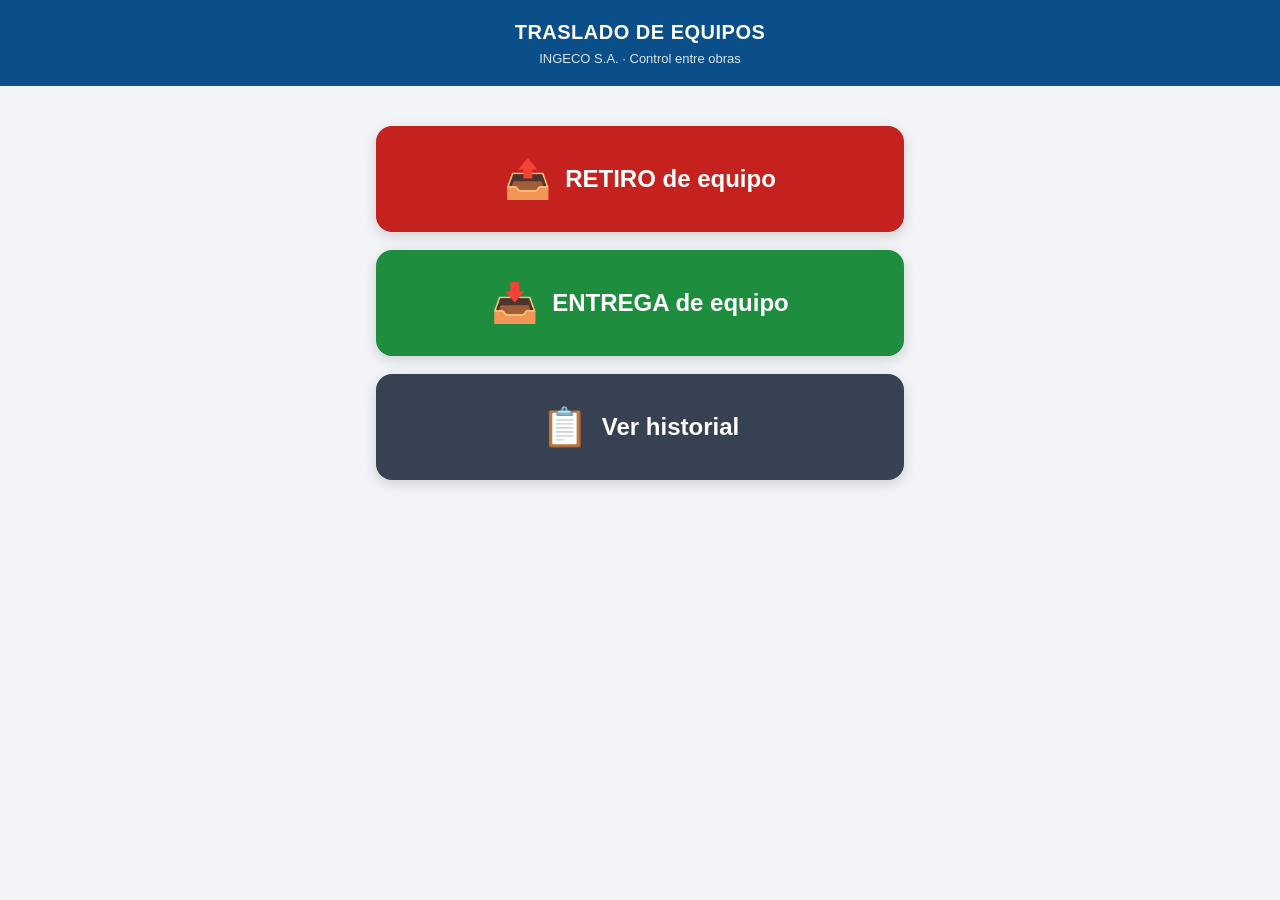
<file: traslados/index.html>
<!DOCTYPE html>
<html lang="es">
<head>
<meta charset="UTF-8">
<meta name="viewport" content="width=device-width, initial-scale=1.0, maximum-scale=1.0, user-scalable=no">
<title>Traslados de Equipos — INGECO</title>
<style>
  :root{
    --azul:#0b4f8a;
    --azul-osc:#073761;
    --verde:#1e8e3e;
    --rojo:#c5221f;
    --gris:#f2f4f7;
    --txt:#1f2937;
    --borde:#d0d7de;
  }
  *{box-sizing:border-box;-webkit-tap-highlight-color:transparent;}
  html,body{margin:0;padding:0;}
  body{
    font-family:-apple-system,BlinkMacSystemFont,"Segoe UI",Roboto,Arial,sans-serif;
    background:var(--gris);
    color:var(--txt);
    font-size:18px;
    line-height:1.4;
  }
  header{
    background:var(--azul);
    color:#fff;
    padding:18px 16px;
    text-align:center;
  }
  header h1{margin:0;font-size:20px;font-weight:700;letter-spacing:.5px;}
  header p{margin:4px 0 0;font-size:13px;opacity:.85;}
  main{max-width:560px;margin:0 auto;padding:16px;}

  /* PANTALLA INICIAL */
  .home-btns{display:flex;flex-direction:column;gap:18px;margin-top:24px;}
  .big-btn{
    border:none;border-radius:16px;color:#fff;
    padding:34px 18px;font-size:24px;font-weight:800;
    cursor:pointer;display:flex;align-items:center;justify-content:center;
    gap:14px;box-shadow:0 4px 14px rgba(0,0,0,.15);
  }
  .big-btn .ico{font-size:38px;line-height:1;}
  .btn-retiro{background:var(--rojo);}
  .btn-entrega{background:var(--verde);}
  .big-btn:active{transform:translateY(2px);}

  /* FORMULARIO */
  .form-card{background:#fff;border-radius:16px;padding:18px 16px 8px;box-shadow:0 2px 10px rgba(0,0,0,.06);}
  .form-title{font-size:20px;font-weight:800;margin:0 0 4px;display:flex;align-items:center;gap:10px;}
  .badge{display:inline-block;color:#fff;border-radius:8px;padding:4px 10px;font-size:13px;font-weight:700;}
  .badge.retiro{background:var(--rojo);}
  .badge.entrega{background:var(--verde);}
  label{display:block;font-weight:700;margin:16px 0 6px;font-size:15px;}
  label .req{color:var(--rojo);}
  input[type=text]{
    width:100%;padding:14px;font-size:18px;border:2px solid var(--borde);
    border-radius:12px;background:#fff;
  }
  input[type=text]:focus{outline:none;border-color:var(--azul);}

  /* FIRMA */
  .firma-wrap{position:relative;}
  canvas{
    width:100%;height:200px;border:2px dashed var(--borde);
    border-radius:12px;background:#fff;touch-action:none;display:block;
  }
  .firma-hint{position:absolute;top:50%;left:0;right:0;text-align:center;
    transform:translateY(-50%);color:#9aa4b2;pointer-events:none;font-size:15px;}
  .firma-clear{margin-top:8px;background:none;border:none;color:var(--azul);
    font-size:15px;font-weight:700;cursor:pointer;padding:6px 0;}

  .actions{display:flex;gap:12px;margin-top:24px;}
  .btn{flex:1;border:none;border-radius:12px;padding:18px;font-size:18px;font-weight:800;cursor:pointer;}
  .btn-cancel{background:#e5e7eb;color:#374151;}
  .btn-send{background:var(--azul);color:#fff;}
  .btn-send:disabled{opacity:.5;}
  .btn:active{transform:translateY(2px);}

  .hidden{display:none;}

  /* MENSAJES */
  .toast{
    position:fixed;left:50%;bottom:28px;transform:translateX(-50%);
    background:#111827;color:#fff;padding:14px 22px;border-radius:30px;
    font-size:16px;box-shadow:0 6px 20px rgba(0,0,0,.3);z-index:50;
    max-width:90%;text-align:center;
  }
  .overlay{
    position:fixed;inset:0;background:rgba(0,0,0,.45);z-index:40;
    display:flex;align-items:center;justify-content:center;
  }
  .spinner{
    width:48px;height:48px;border:5px solid #fff;border-top-color:transparent;
    border-radius:50%;animation:spin .8s linear infinite;
  }
  @keyframes spin{to{transform:rotate(360deg);}}

  .ok-screen{text-align:center;padding:40px 16px;}
  .ok-screen .check{font-size:72px;color:var(--verde);}
  .ok-screen h2{font-size:24px;margin:10px 0;}
  .ok-screen p{color:#566;margin:0 0 24px;}

  /* HISTORIAL */
  .btn-historial{background:#374151;}
  .hist-card{
    background:#fff;border-radius:14px;padding:14px 16px;margin-bottom:12px;
    box-shadow:0 2px 8px rgba(0,0,0,.07);
  }
  .hist-head{display:flex;align-items:center;gap:10px;margin-bottom:8px;}
  .hist-fecha{font-size:13px;color:#6b7280;flex:1;}
  .hist-equipos{font-size:15px;color:var(--txt);margin-bottom:6px;}
  .hist-eq-item{margin-bottom:2px;}
  .hist-eq-item strong{font-weight:700;}
  .hist-meta{font-size:13px;color:#6b7280;}
  .hist-meta span{display:inline-block;margin-right:10px;}
  .hist-firma{
    display:inline-block;margin-top:8px;font-size:13px;font-weight:700;
    color:var(--azul);text-decoration:none;border:1.5px solid var(--azul);
    border-radius:8px;padding:4px 10px;
  }
  .hist-empty{text-align:center;color:#9aa4b2;padding:40px 0;font-size:16px;}
  .hist-loading{text-align:center;padding:40px 0;color:#6b7280;}

  /* MULTI-EQUIPO */
  .equipo-sep{
    text-align:center;color:#9aa4b2;font-size:13px;font-weight:700;
    letter-spacing:.5px;margin:20px 0 0;padding-top:16px;
    border-top:1px dashed var(--borde);
  }
  .btn-agregar{
    display:block;width:100%;margin-top:18px;padding:14px;
    background:none;border:2px dashed var(--azul);border-radius:12px;
    color:var(--azul);font-size:16px;font-weight:700;cursor:pointer;
  }
  .btn-agregar:active{background:#e8f0fb;}
  .btn-agregar.hidden{display:none;}
</style>
</head>
<body>
<header>
  <h1>TRASLADO DE EQUIPOS</h1>
  <p>INGECO S.A. · Control entre obras</p>
</header>

<main>
  <!-- PANTALLA INICIAL -->
  <section id="home">
    <div class="home-btns">
      <button class="big-btn btn-retiro" onclick="abrir('retiro')">
        <span class="ico">📤</span> RETIRO de equipo
      </button>
      <button class="big-btn btn-entrega" onclick="abrir('entrega')">
        <span class="ico">📥</span> ENTREGA de equipo
      </button>
      <button class="big-btn btn-historial" onclick="abrirHistorial()">
        <span class="ico">📋</span> Ver historial
      </button>
    </div>
  </section>

  <!-- FORMULARIO -->
  <section id="form-screen" class="hidden">
    <div class="form-card">
      <h2 class="form-title">
        <span id="badge" class="badge"></span>
        <span id="form-heading"></span>
      </h2>

      <label>Lugar / Obra <span class="req">*</span></label>
      <input type="text" id="lugar" placeholder="Ej: Obra Ruta 38 — Km 12" autocomplete="off">

      <label id="lbl-resp">Responsable <span class="req">*</span></label>
      <input type="text" id="responsable" placeholder="Nombre y apellido" autocomplete="off">

      <!-- EQUIPOS (1 obligatorio, hasta 3) -->
      <div id="equipos-wrap">
        <div class="equipo-bloque" data-n="1">
          <label>Equipo 1 <span class="req">*</span></label>
          <input type="text" id="equipo1" placeholder="Ej: Compactador, Retroexcavadora..." autocomplete="off">
          <label>Código equipo 1 <span class="req">*</span></label>
          <input type="text" id="codigo1" placeholder="Ej: EQ-0457" autocomplete="off">
        </div>
        <div class="equipo-bloque hidden" data-n="2">
          <div class="equipo-sep">— Equipo 2 —</div>
          <label>Equipo 2</label>
          <input type="text" id="equipo2" placeholder="Ej: Compactador, Retroexcavadora..." autocomplete="off">
          <label>Código equipo 2</label>
          <input type="text" id="codigo2" placeholder="Ej: EQ-0457" autocomplete="off">
        </div>
        <div class="equipo-bloque hidden" data-n="3">
          <div class="equipo-sep">— Equipo 3 —</div>
          <label>Equipo 3</label>
          <input type="text" id="equipo3" placeholder="Ej: Compactador, Retroexcavadora..." autocomplete="off">
          <label>Código equipo 3</label>
          <input type="text" id="codigo3" placeholder="Ej: EQ-0457" autocomplete="off">
        </div>
      </div>
      <button class="btn-agregar" id="btn-agregar" onclick="agregarEquipo()">＋ Agregar otro equipo</button>

      <label>Firma del responsable <span class="req">*</span></label>
      <div class="firma-wrap">
        <canvas id="firma"></canvas>
        <div class="firma-hint" id="firma-hint">Firmá con el dedo aquí ✍️</div>
      </div>
      <button class="firma-clear" onclick="limpiarFirma()">Borrar firma</button>

      <div class="actions">
        <button class="btn btn-cancel" onclick="volver()">Cancelar</button>
        <button class="btn btn-send" id="btn-send" onclick="enviar()">Registrar</button>
      </div>
    </div>
  </section>

  <!-- HISTORIAL -->
  <section id="historial-screen" class="hidden">
    <div style="display:flex;align-items:center;gap:10px;margin-bottom:14px;">
      <button class="btn btn-cancel" style="flex:0 0 auto;padding:12px 18px;font-size:15px;" onclick="volver()">← Volver</button>
      <h2 style="margin:0;font-size:18px;font-weight:800;">Historial de traslados</h2>
    </div>
    <div id="historial-lista"></div>
  </section>

  <!-- CONFIRMACIÓN -->
  <section id="ok-screen" class="hidden">
    <div class="ok-screen">
      <div class="check">✓</div>
      <h2>¡Registrado!</h2>
      <p id="ok-text"></p>
      <button class="big-btn btn-retiro" style="background:var(--azul)" onclick="volver()">Volver al inicio</button>
    </div>
  </section>
</main>

<script>
/* ========= CONFIGURACIÓN ========= */
/* Pegá acá la URL del web app de Apps Script (termina en /exec) */
const SCRIPT_URL = "https://script.google.com/macros/s/AKfycbwc7AhMheXpSxOlzEVkgOKizN8UZG6fqbHpqS-XbXESbdOZJ7FrdgK2JeMAmPw-iuOR/exec";
/* ================================= */

let tipoActual = null;
let canvas, ctx, dibujando = false, hayFirma = false;

window.addEventListener('load', initFirma);

function abrir(tipo){
  tipoActual = tipo;
  document.getElementById('home').classList.add('hidden');
  document.getElementById('form-screen').classList.remove('hidden');
  document.getElementById('ok-screen').classList.add('hidden');

  const badge = document.getElementById('badge');
  const heading = document.getElementById('form-heading');
  const lblResp = document.getElementById('lbl-resp');
  if(tipo==='retiro'){
    badge.textContent='RETIRO'; badge.className='badge retiro';
    heading.textContent='Retiro de equipo';
    lblResp.innerHTML='Responsable que ENTREGA el equipo <span class="req">*</span>';
  }else{
    badge.textContent='ENTREGA'; badge.className='badge entrega';
    heading.textContent='Entrega de equipo';
    lblResp.innerHTML='Responsable que RECIBE el equipo <span class="req">*</span>';
  }
  equiposVisibles = 1;
  limpiarCampos();
  setTimeout(ajustarCanvas, 50);
}

function volver(){
  document.getElementById('home').classList.remove('hidden');
  document.getElementById('form-screen').classList.add('hidden');
  document.getElementById('ok-screen').classList.add('hidden');
  document.getElementById('historial-screen').classList.add('hidden');
}

function abrirHistorial(){
  document.getElementById('home').classList.add('hidden');
  document.getElementById('historial-screen').classList.remove('hidden');
  const lista = document.getElementById('historial-lista');
  // Pintar al instante el último historial guardado y refrescar en segundo plano
  let cache = null;
  try { cache = JSON.parse(localStorage.getItem('traslados_historial_v1') || 'null'); } catch(e) {}
  if(cache && cache.filas) pintarHistorial(cache.filas);
  else lista.innerHTML = '<div class="hist-loading">Cargando...</div>';

  fetch(SCRIPT_URL + '?action=historial')
    .then(r => r.json())
    .then(res => {
      if(!res.ok){ if(!cache) lista.innerHTML='<div class="hist-empty">Error al cargar el historial.</div>'; else toast('No se pudo actualizar el historial.'); return; }
      try { localStorage.setItem('traslados_historial_v1', JSON.stringify({ t: Date.now(), filas: res.filas || [] })); } catch(e) {}
      pintarHistorial(res.filas);
    })
    .catch(() => { if(!cache) lista.innerHTML='<div class="hist-empty">Sin conexión.</div>'; else toast('Sin conexión: se muestra el último historial guardado.'); });
}

function pintarHistorial(filas){
  const lista = document.getElementById('historial-lista');
      if(!filas || !filas.length){ lista.innerHTML='<div class="hist-empty">No hay registros todavía.</div>'; return; }
      lista.innerHTML = filas.map(f => {
        const esBadgeRetiro = f.tipo === 'RETIRO';
        const badge = '<span class="badge '+(esBadgeRetiro?'retiro':'entrega')+'">'+f.tipo+'</span>';
        const equipos = [[f.equipo1,f.codigo1],[f.equipo2,f.codigo2],[f.equipo3,f.codigo3]]
          .filter(e => e[0])
          .map(e => '<div class="hist-eq-item"><strong>'+e[0]+'</strong> · '+e[1]+'</div>')
          .join('');
        const firma = f.firma ? '<a class="hist-firma" href="'+f.firma+'" target="_blank">Ver firma</a>' : '';
        return '<div class="hist-card">'
          + '<div class="hist-head">'+badge+'<span class="hist-fecha">'+f.fecha+'</span></div>'
          + '<div class="hist-equipos">'+equipos+'</div>'
          + '<div class="hist-meta">'
          + '<span>📍 '+f.lugar+'</span>'
          + '<span>👤 '+f.responsable+'</span>'
          + '</div>'
          + firma
          + '</div>';
      }).join('');
}

function limpiarCampos(){
  ['lugar','responsable','equipo1','codigo1','equipo2','codigo2','equipo3','codigo3']
    .forEach(id=>document.getElementById(id).value='');
  // Ocultar bloques 2 y 3, restablecer botón
  [2,3].forEach(n=>{
    document.querySelector('.equipo-bloque[data-n="'+n+'"]').classList.add('hidden');
  });
  document.getElementById('btn-agregar').classList.remove('hidden');
  limpiarFirma();
}

let equiposVisibles = 1;
function agregarEquipo(){
  equiposVisibles++;
  document.querySelector('.equipo-bloque[data-n="'+equiposVisibles+'"]').classList.remove('hidden');
  if(equiposVisibles >= 3) document.getElementById('btn-agregar').classList.add('hidden');
}

/* ---------- FIRMA ---------- */
function initFirma(){
  canvas = document.getElementById('firma');
  ctx = canvas.getContext('2d');
  const start = e=>{dibujando=true; ocultarHint(); dibujar(e); e.preventDefault();};
  const move = e=>{if(dibujando){dibujar(e); e.preventDefault();}};
  const end  = ()=>{dibujando=false; ctx.beginPath();};
  canvas.addEventListener('pointerdown', start);
  canvas.addEventListener('pointermove', move);
  canvas.addEventListener('pointerup', end);
  canvas.addEventListener('pointerleave', end);
}

function ajustarCanvas(){
  const ratio = window.devicePixelRatio || 1;
  const rect = canvas.getBoundingClientRect();
  canvas.width = rect.width * ratio;
  canvas.height = rect.height * ratio;
  ctx.scale(ratio, ratio);
  ctx.lineWidth = 2.5;
  ctx.lineCap = 'round';
  ctx.strokeStyle = '#111';
}

function dibujar(e){
  const rect = canvas.getBoundingClientRect();
  const x = e.clientX - rect.left;
  const y = e.clientY - rect.top;
  ctx.lineTo(x,y);
  ctx.stroke();
  ctx.beginPath();
  ctx.moveTo(x,y);
  hayFirma = true;
}

function ocultarHint(){ document.getElementById('firma-hint').style.display='none'; }

function limpiarFirma(){
  if(ctx){ ctx.clearRect(0,0,canvas.width,canvas.height); }
  hayFirma=false;
  const h=document.getElementById('firma-hint');
  if(h) h.style.display='block';
}

/* ---------- ENVÍO ---------- */
function enviar(){
  const lugar=val('lugar'), resp=val('responsable');
  const e1=val('equipo1'), c1=val('codigo1');
  if(!lugar || !resp || !e1 || !c1){ toast('Completá lugar, responsable y al menos el Equipo 1.'); return; }
  if(!hayFirma){ toast('Falta la firma del responsable.'); return; }

  // Recolectar equipos visibles (2 y 3 son opcionales)
  const equipos = [{equipo:e1, codigo:c1}];
  for(let n=2; n<=equiposVisibles; n++){
    const eq=val('equipo'+n), cd=val('codigo'+n);
    if(eq || cd){
      if(!eq || !cd){ toast('Completá nombre y código del Equipo '+n+'.'); return; }
      equipos.push({equipo:eq, codigo:cd});
    }
  }

  const datos = {
    tipo: tipoActual,
    lugar, responsable: resp,
    equipos,
    firma: canvas.toDataURL('image/png')
  };

  loading(true);
  document.getElementById('btn-send').disabled=true;

  fetch(SCRIPT_URL, {
    method:'POST',
    headers:{'Content-Type':'text/plain;charset=utf-8'},
    body: JSON.stringify(datos)
  })
  .then(r=>r.json())
  .then(res=>{
    loading(false);
    document.getElementById('btn-send').disabled=false;
    if(res && res.ok){
      const lista = equipos.map(eq=>'"'+eq.equipo+'" ('+eq.codigo+')').join(', ');
      document.getElementById('ok-text').textContent =
        (tipoActual==='retiro'?'Retiro':'Entrega')+' de '+lista+' registrado correctamente.';
      document.getElementById('form-screen').classList.add('hidden');
      document.getElementById('ok-screen').classList.remove('hidden');
    }else{
      toast('Error al guardar: '+((res&&res.error)||'desconocido'));
    }
  })
  .catch(()=>{
    loading(false);
    document.getElementById('btn-send').disabled=false;
    toast('Sin conexión o URL inválida. Revisá internet.');
  });
}

function val(id){ return document.getElementById(id).value.trim(); }

/* ---------- UI helpers ---------- */
let toastTimer;
function toast(msg){
  let t=document.querySelector('.toast');
  if(t) t.remove();
  t=document.createElement('div');
  t.className='toast'; t.textContent=msg;
  document.body.appendChild(t);
  clearTimeout(toastTimer);
  toastTimer=setTimeout(()=>t.remove(),3500);
}
function loading(show){
  let o=document.querySelector('.overlay');
  if(show){
    if(o) return;
    o=document.createElement('div'); o.className='overlay';
    o.innerHTML='<div class="spinner"></div>';
    document.body.appendChild(o);
  }else if(o){ o.remove(); }
}
</script>
</body>
</html>
</file>
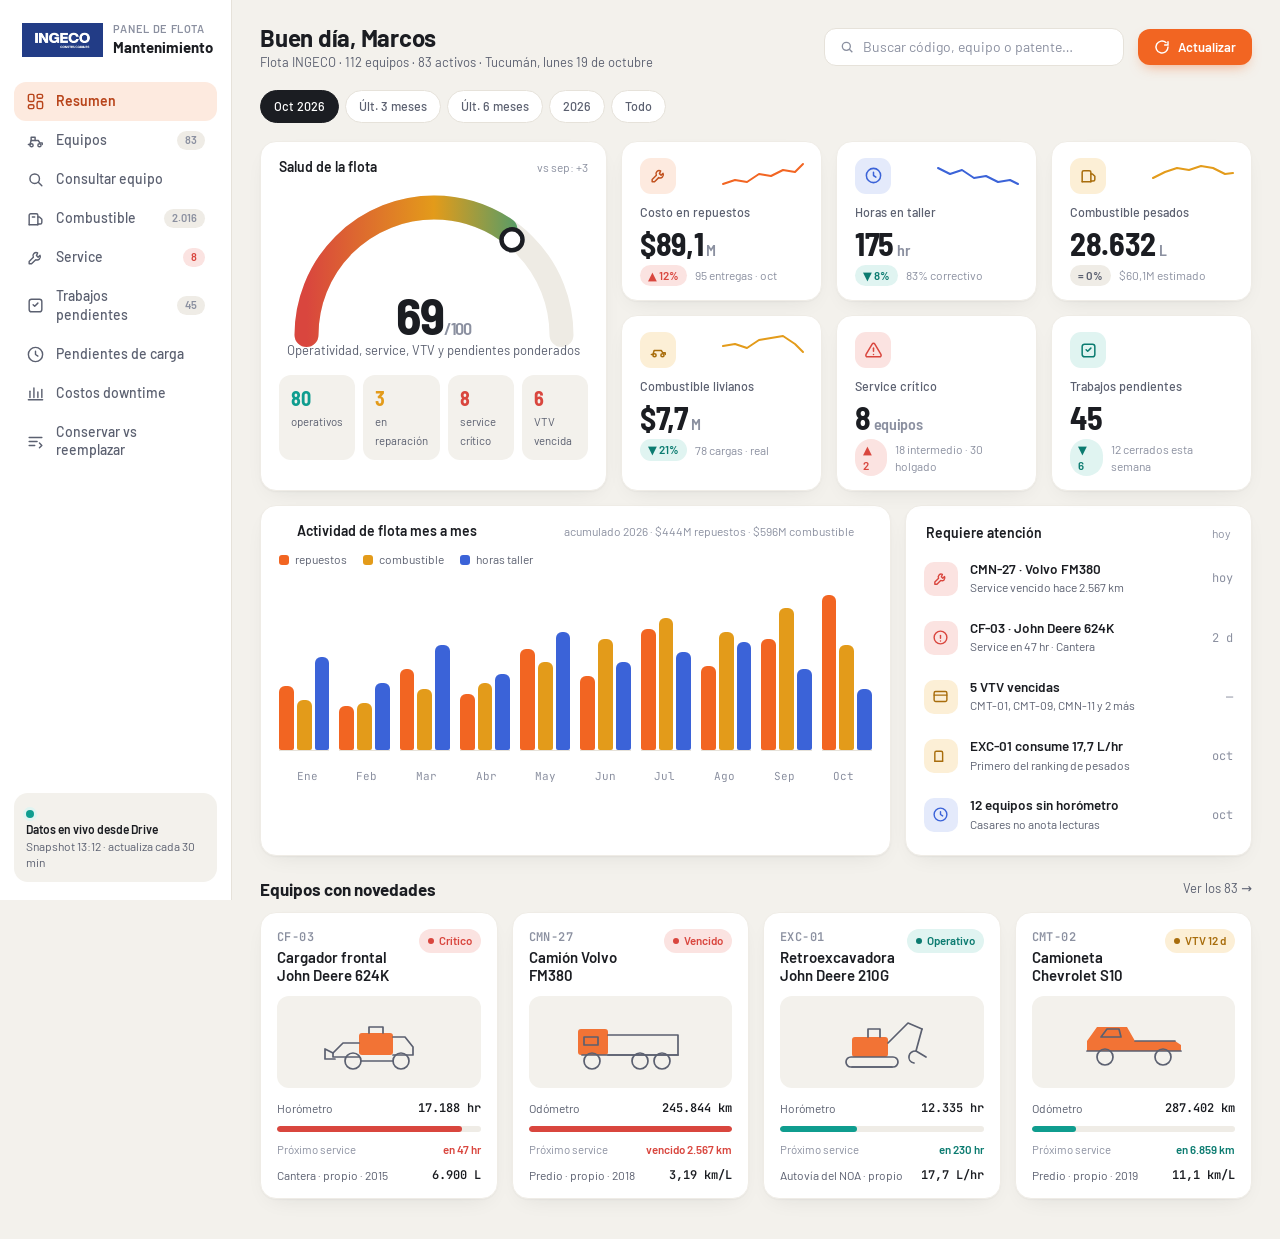
<file: docs/mockup/index.html>
<!doctype html>
<html lang="es">
<head>
<meta charset="utf-8">
<meta name="viewport" content="width=device-width,initial-scale=1">
<title>INGECO · Panel de flota — mockup rediseño</title>
<link rel="preconnect" href="https://fonts.googleapis.com">
<link href="https://fonts.googleapis.com/css2?family=Barlow:wght@400;500;600;700&family=Barlow+Semi+Condensed:wght@600;700&family=JetBrains+Mono:wght@500;600&display=swap" rel="stylesheet">
<style>
:root{
  --canvas:#f3f1ec; --card:#ffffff; --line:#e6e2da; --line2:#efece6;
  --ink:#1b1d22; --ink2:#5b6070; --ink3:#8b90a0;
  --orange:#f26522; --orange-soft:#fdeadf;
  --teal:#0f9d8f; --teal-soft:#e0f4f1;
  --amber:#e39b1a; --amber-soft:#fcefd6;
  --red:#d9463e; --red-soft:#fbe3e1;
  --blue:#3b63d8; --blue-soft:#e4eafb;
  --r:16px; --sh:0 1px 2px rgba(27,29,34,.04),0 8px 24px -12px rgba(27,29,34,.12);
}
*{box-sizing:border-box;margin:0;padding:0}
body{font-family:Barlow,system-ui,sans-serif;background:var(--canvas);color:var(--ink);font-size:14px;line-height:1.35;-webkit-font-smoothing:antialiased}
.mono{font-family:'JetBrains Mono',monospace}
.app{display:grid;grid-template-columns:232px 1fr;min-height:100vh}
/* sidebar */
.side{background:var(--card);border-right:1px solid var(--line);padding:18px 14px;display:flex;flex-direction:column;gap:6px;position:sticky;top:0;height:100vh}
.brand{display:flex;align-items:center;gap:10px;padding:4px 8px 18px}
.brand img{height:34px}
.brand small{display:block;color:var(--ink3);font-size:11px;letter-spacing:.06em;text-transform:uppercase;font-weight:600}
.brand b{font-size:15px;font-weight:700}
.nav a{display:flex;align-items:center;gap:11px;padding:10px 12px;border-radius:12px;color:var(--ink2);text-decoration:none;font-weight:500;font-size:14px}
.nav a svg{width:19px;height:19px;stroke:currentColor;fill:none;stroke-width:1.8;stroke-linecap:round;stroke-linejoin:round;flex:none}
.nav a .n{margin-left:auto;font-size:11px;font-weight:600;color:var(--ink3);background:var(--line2);padding:2px 8px;border-radius:999px}
.nav a.on{background:var(--orange-soft);color:#b8441a;font-weight:600}
.nav a.on .n{background:#fff;color:#b8441a}
.nav a.alert .n{background:var(--red-soft);color:var(--red)}
.side .foot{margin-top:auto;padding:12px;border-radius:14px;background:var(--canvas);font-size:12px;color:var(--ink2)}
.side .foot b{display:block;color:var(--ink);font-weight:600}
.dot{display:inline-block;width:8px;height:8px;border-radius:50%;background:var(--teal);margin-right:6px;box-shadow:0 0 0 3px var(--teal-soft)}
/* main */
.main{padding:22px 28px 40px;max-width:1240px}
.top{display:flex;align-items:center;gap:14px;margin-bottom:18px}
.top h1{font-size:24px;font-weight:700;letter-spacing:-.01em}
.top p{color:var(--ink2);font-size:13px}
.search{margin-left:auto;display:flex;align-items:center;gap:8px;background:var(--card);border:1px solid var(--line);border-radius:12px;padding:9px 14px;width:300px;color:var(--ink3)}
.search svg{width:16px;height:16px;stroke:currentColor;fill:none;stroke-width:2}
.btn{background:var(--orange);color:#fff;border:0;border-radius:12px;padding:10px 16px;font:600 13px Barlow;display:flex;gap:8px;align-items:center;box-shadow:0 6px 14px -6px rgba(242,101,34,.6)}
.btn svg{width:16px;height:16px;stroke:#fff;fill:none;stroke-width:2.2;stroke-linecap:round}
.chips{display:flex;gap:6px;flex-wrap:wrap;margin:0 0 18px}
.chip{padding:7px 13px;border-radius:999px;border:1px solid var(--line);background:var(--card);color:var(--ink2);font-size:12.5px;font-weight:500}
.chip.on{background:var(--ink);color:#fff;border-color:var(--ink)}
.grid{display:grid;gap:14px}
.g-hero{grid-template-columns:1.1fr 2fr;margin-bottom:14px}
.card{background:var(--card);border-radius:var(--r);box-shadow:var(--sh);border:1px solid var(--line2)}
.card .hd{display:flex;align-items:center;justify-content:space-between;padding:16px 18px 0}
.card .hd h3{font-size:14px;font-weight:600}
.card .hd span{font-size:12px;color:var(--ink3)}
/* gauge */
.gauge{padding:16px 18px 18px;text-align:center}
.gauge svg{width:100%;max-width:300px;display:block;margin:4px auto 0}
.gauge .big{font-family:'Barlow Semi Condensed',sans-serif;font-size:52px;font-weight:700;letter-spacing:-.02em;margin-top:-62px;line-height:1}
.gauge .big small{font-size:18px;color:var(--ink3);font-weight:600}
.gauge .lbl{color:var(--ink2);font-size:13px;margin-top:2px}
.legend{display:flex;justify-content:space-between;gap:8px;margin-top:16px;text-align:left}
.legend div{flex:1;background:var(--canvas);border-radius:12px;padding:10px 12px}
.legend b{display:block;font-size:20px;font-family:'Barlow Semi Condensed';font-weight:700}
.legend span{font-size:11.5px;color:var(--ink2)}
/* kpis */
.kpis{display:grid;grid-template-columns:repeat(3,1fr);gap:14px}
.kpi{padding:16px 18px 14px;position:relative;display:flex;flex-direction:column;gap:6px}
.kpi .ic{width:36px;height:36px;border-radius:11px;display:grid;place-items:center;margin-bottom:4px}
.kpi .ic svg{width:19px;height:19px;stroke:currentColor;fill:none;stroke-width:1.9;stroke-linecap:round;stroke-linejoin:round}
.kpi .t{font-size:12.5px;color:var(--ink2);font-weight:500}
.kpi .v{font-family:'Barlow Semi Condensed',sans-serif;font-size:32px;font-weight:700;letter-spacing:-.01em;line-height:1}
.kpi .v small{font-size:16px;color:var(--ink3);font-weight:600;margin-left:3px}
.kpi .row{display:flex;align-items:center;gap:8px;font-size:12px;color:var(--ink3)}
.tr{display:inline-flex;align-items:center;gap:3px;padding:3px 8px;border-radius:999px;font-weight:600;font-size:11.5px}
.tr.up{background:var(--red-soft);color:var(--red)} .tr.dn{background:var(--teal-soft);color:#0b7b70} .tr.nt{background:var(--line2);color:var(--ink2)}
.spark{position:absolute;right:16px;top:16px;width:84px;height:34px}
.spark polyline{fill:none;stroke-width:2;stroke-linejoin:round;stroke-linecap:round}
.spark path{opacity:.18}
.c-or{background:var(--orange-soft);color:#c2521f} .c-te{background:var(--teal-soft);color:#0b7b70} .c-am{background:var(--amber-soft);color:#a86d0c} .c-re{background:var(--red-soft);color:var(--red)} .c-bl{background:var(--blue-soft);color:var(--blue)}
/* chart + alerts */
.g-mid{grid-template-columns:2fr 1.1fr;margin:14px 0}
.chart{padding:0 18px 18px}
.chart .leg{display:flex;gap:16px;font-size:12px;color:var(--ink2);margin:10px 0 8px}
.chart .leg i{display:inline-block;width:10px;height:10px;border-radius:3px;margin-right:6px;vertical-align:-1px}
.bars{display:grid;grid-template-columns:repeat(10,1fr);gap:10px;align-items:end;padding-top:6px}
.bars>div{display:flex;gap:3px;align-items:end;height:170px;border-bottom:1px solid var(--line)}
.bars b{flex:1;border-radius:6px 6px 2px 2px;display:block}
.bars>.m{grid-column:1/-1;display:grid;grid-template-columns:repeat(10,1fr);height:auto;padding-top:8px;border:0}
.bars .m span{font-size:11px;color:var(--ink3);text-align:center;font-family:'JetBrains Mono'}
.alerts{padding:6px 10px 10px}
.al{display:flex;gap:12px;align-items:center;padding:11px 8px;border-radius:12px}
.al:hover{background:var(--canvas)}
.al .ic{width:34px;height:34px;border-radius:10px;display:grid;place-items:center;flex:none}
.al .ic svg{width:17px;height:17px;stroke:currentColor;fill:none;stroke-width:2;stroke-linecap:round;stroke-linejoin:round}
.al b{font-size:13.5px;font-weight:600;display:block}
.al span{font-size:12px;color:var(--ink2)}
.al .mono{margin-left:auto;font-size:12px;color:var(--ink3)}
/* equipment cards */
.sec{display:flex;align-items:center;justify-content:space-between;margin:22px 0 12px}
.sec h2{font-size:17px;font-weight:700}
.sec a{color:var(--ink2);font-size:13px;text-decoration:none}
.eqs{display:grid;grid-template-columns:repeat(4,1fr);gap:14px}
.eq{padding:16px 16px 14px;display:flex;flex-direction:column;gap:10px;position:relative;overflow:hidden}
.eq .hdr{display:flex;align-items:flex-start;justify-content:space-between;gap:8px}
.eq .cod{font-family:'JetBrains Mono';font-size:12px;color:var(--ink3);font-weight:600;letter-spacing:.04em}
.eq .nm{font-size:15px;font-weight:600;line-height:1.2;margin-top:2px}
.pill{display:inline-flex;align-items:center;gap:5px;padding:4px 9px;border-radius:999px;font-size:11.5px;font-weight:600;white-space:nowrap}
.pill i{width:6px;height:6px;border-radius:50%;background:currentColor;display:inline-block}
.eq .art{height:92px;display:grid;place-items:center;background:var(--canvas);border-radius:12px;margin:2px 0}
.eq .art svg{height:70px;width:auto;stroke:var(--ink2);fill:none;stroke-width:1.7;stroke-linecap:round;stroke-linejoin:round}
.eq .art svg .f{fill:var(--orange);stroke:none;opacity:.9}
.eq .meta{display:flex;justify-content:space-between;font-size:12px;color:var(--ink2)}
.eq .meta b{color:var(--ink);font-weight:600;font-family:'JetBrains Mono';font-size:12px}
.bar{height:6px;border-radius:999px;background:var(--line2);overflow:hidden}
.bar i{display:block;height:100%;border-radius:999px}
.eq .svc{display:flex;justify-content:space-between;font-size:11.5px;color:var(--ink3)}
.eq .svc b{font-weight:600}
@media (max-width:900px){.app{grid-template-columns:1fr}.side{display:none}.g-hero,.g-mid{grid-template-columns:1fr}.kpis{grid-template-columns:1fr 1fr}.eqs{grid-template-columns:1fr 1fr}.search{display:none}.main{padding:16px}}
</style>
</head>
<body>
<div class="app">
<aside class="side">
  <div class="brand"><img src="logo-ingeco.png" alt="INGECO"><div><small>Panel de flota</small><b>Mantenimiento</b></div></div>
  <nav class="nav">
    <a class="on" href="#"><svg viewBox="0 0 24 24"><rect x="3" y="3" width="7" height="9" rx="2"/><rect x="14" y="3" width="7" height="5" rx="2"/><rect x="14" y="12" width="7" height="9" rx="2"/><rect x="3" y="16" width="7" height="5" rx="2"/></svg>Resumen</a>
    <a href="#"><svg viewBox="0 0 24 24"><path d="M3 17h2l1.5-5h9l2 3h3v2"/><circle cx="7" cy="18" r="2"/><circle cx="17" cy="18" r="2"/><path d="M6.5 12V8h5v4"/></svg>Equipos<span class="n">83</span></a>
    <a href="#"><svg viewBox="0 0 24 24"><circle cx="11" cy="11" r="6"/><path d="m20 20-4.5-4.5"/></svg>Consultar equipo</a>
    <a href="#"><svg viewBox="0 0 24 24"><path d="M4 20V8a2 2 0 0 1 2-2h7a2 2 0 0 1 2 2v12"/><path d="M15 10h2l3 3v4a2 2 0 0 1-2 2h-3"/><path d="M4 20h11"/><path d="M8 10h3"/></svg>Combustible<span class="n">2.016</span></a>
    <a class="alert" href="#"><svg viewBox="0 0 24 24"><path d="M14.7 6.3a4 4 0 0 0-5.4 5.4L4 17v3h3l5.3-5.3a4 4 0 0 0 5.4-5.4l-2.4 2.4-2.1-2.1z"/></svg>Service<span class="n">8</span></a>
    <a href="#"><svg viewBox="0 0 24 24"><path d="M9 11l2 2 4-4"/><rect x="4" y="4" width="16" height="16" rx="3"/></svg>Trabajos pendientes<span class="n">45</span></a>
    <a href="#"><svg viewBox="0 0 24 24"><path d="M12 8v4l3 2"/><circle cx="12" cy="12" r="9"/></svg>Pendientes de carga</a>
    <a href="#"><svg viewBox="0 0 24 24"><path d="M3 20h18"/><path d="M5 17V9"/><path d="M10 17V5"/><path d="M15 17v-7"/><path d="M20 17V7"/></svg>Costos downtime</a>
    <a href="#"><svg viewBox="0 0 24 24"><path d="M4 7h16"/><path d="M4 12h10"/><path d="M4 17h7"/><path d="m17 14 3 3-3 3"/></svg>Conservar vs reemplazar</a>
  </nav>
  <div class="foot"><span class="dot"></span><b>Datos en vivo desde Drive</b>Snapshot 13:12 · actualiza cada 30 min</div>
</aside>

<main class="main">
  <div class="top">
    <div><h1>Buen día, Marcos</h1><p>Flota INGECO · 112 equipos · 83 activos · Tucumán, lunes 19 de octubre</p></div>
    <div class="search"><svg viewBox="0 0 24 24"><circle cx="11" cy="11" r="6"/><path d="m20 20-4.5-4.5"/></svg>Buscar código, equipo o patente…</div>
    <button class="btn"><svg viewBox="0 0 24 24"><path d="M21 12a9 9 0 1 1-3-6.7"/><path d="M21 4v5h-5"/></svg>Actualizar</button>
  </div>
  <div class="chips"><span class="chip on">Oct 2026</span><span class="chip">Últ. 3 meses</span><span class="chip">Últ. 6 meses</span><span class="chip">2026</span><span class="chip">Todo</span></div>

  <div class="grid g-hero">
    <div class="card gauge">
      <div class="hd" style="padding:0 0 4px"><h3>Salud de la flota</h3><span>vs sep: +3</span></div>
      <svg viewBox="0 0 200 110">
        <defs><linearGradient id="g" x1="0" x2="1"><stop offset="0" stop-color="#d9463e"/><stop offset=".5" stop-color="#e39b1a"/><stop offset="1" stop-color="#0f9d8f"/></linearGradient></defs>
        <path d="M15 100 A85 85 0 0 1 185 100" stroke="#eeebe4" stroke-width="16" fill="none" stroke-linecap="round"/>
        <path d="M15 100 A85 85 0 0 1 185 100" stroke="url(#g)" stroke-width="16" fill="none" stroke-linecap="round" stroke-dasharray="267" stroke-dashoffset="83"/>
        <circle cx="152" cy="36.5" r="7" fill="#fff" stroke="#1b1d22" stroke-width="3"/>
      </svg>
      <div class="big">69<small>/100</small></div>
      <div class="lbl">Operatividad, service, VTV y pendientes ponderados</div>
      <div class="legend">
        <div><b style="color:var(--teal)">80</b><span>operativos</span></div>
        <div><b style="color:var(--amber)">3</b><span>en reparación</span></div>
        <div><b style="color:var(--red)">8</b><span>service crítico</span></div>
        <div><b style="color:var(--red)">6</b><span>VTV vencida</span></div>
      </div>
    </div>

    <div class="kpis">
      <div class="card kpi"><div class="ic c-or"><svg viewBox="0 0 24 24"><path d="M14.7 6.3a4 4 0 0 0-5.4 5.4L4 17v3h3l5.3-5.3a4 4 0 0 0 5.4-5.4l-2.4 2.4-2.1-2.1z"/></svg></div><div class="t">Costo en repuestos</div><div class="v">$89,1<small>M</small></div><div class="row"><span class="tr up">▲ 12%</span>95 entregas · oct</div><svg class="spark" viewBox="0 0 84 34"><polyline stroke="#f26522" points="2,26 14,22 26,24 38,16 50,18 62,12 74,14 82,6"/></svg></div>
      <div class="card kpi"><div class="ic c-bl"><svg viewBox="0 0 24 24"><path d="M12 8v4l3 2"/><circle cx="12" cy="12" r="9"/></svg></div><div class="t">Horas en taller</div><div class="v">175<small>hr</small></div><div class="row"><span class="tr dn">▼ 8%</span>83% correctivo</div><svg class="spark" viewBox="0 0 84 34"><polyline stroke="#3b63d8" points="2,10 14,16 26,12 38,20 50,18 62,24 74,22 82,26"/></svg></div>
      <div class="card kpi"><div class="ic c-am"><svg viewBox="0 0 24 24"><path d="M4 20V8a2 2 0 0 1 2-2h7a2 2 0 0 1 2 2v12"/><path d="M15 10h2l3 3v4a2 2 0 0 1-2 2h-3"/><path d="M4 20h11"/></svg></div><div class="t">Combustible pesados</div><div class="v">28.632<small>L</small></div><div class="row"><span class="tr nt">= 0%</span>$60,1M estimado</div><svg class="spark" viewBox="0 0 84 34"><polyline stroke="#e39b1a" points="2,20 14,14 26,10 38,12 50,8 62,10 74,16 82,15"/></svg></div>
      <div class="card kpi"><div class="ic c-am"><svg viewBox="0 0 24 24"><path d="M3 17h2l1.5-5h9l2 3h3v2"/><circle cx="7" cy="18" r="2"/><circle cx="17" cy="18" r="2"/></svg></div><div class="t">Combustible livianos</div><div class="v">$7,7<small>M</small></div><div class="row"><span class="tr dn">▼ 21%</span>78 cargas · real</div><svg class="spark" viewBox="0 0 84 34"><polyline stroke="#e39b1a" points="2,14 14,12 26,16 38,8 50,6 62,4 74,12 82,20"/></svg></div>
      <div class="card kpi"><div class="ic c-re"><svg viewBox="0 0 24 24"><path d="M12 9v4"/><path d="M12 17h.01"/><path d="M10.3 3.9 2.6 17a2 2 0 0 0 1.7 3h15.4a2 2 0 0 0 1.7-3L13.7 3.9a2 2 0 0 0-3.4 0z"/></svg></div><div class="t">Service crítico</div><div class="v">8<small>equipos</small></div><div class="row"><span class="tr up">▲ 2</span>18 intermedio · 30 holgado</div></div>
      <div class="card kpi"><div class="ic c-te"><svg viewBox="0 0 24 24"><path d="M9 11l2 2 4-4"/><rect x="4" y="4" width="16" height="16" rx="3"/></svg></div><div class="t">Trabajos pendientes</div><div class="v">45</div><div class="row"><span class="tr dn">▼ 6</span>12 cerrados esta semana</div></div>
    </div>
  </div>

  <div class="grid g-mid">
    <div class="card chart">
      <div class="hd"><h3>Actividad de flota mes a mes</h3><span>acumulado 2026 · $444M repuestos · $596M combustible</span></div>
      <div class="leg"><span><i style="background:#f26522"></i>repuestos</span><span><i style="background:#e39b1a"></i>combustible</span><span><i style="background:#3b63d8"></i>horas taller</span></div>
      <div class="bars">
        <div><b style="height:38%;background:#f26522"></b><b style="height:30%;background:#e39b1a"></b><b style="height:55%;background:#3b63d8"></b></div>
        <div><b style="height:26%;background:#f26522"></b><b style="height:28%;background:#e39b1a"></b><b style="height:40%;background:#3b63d8"></b></div>
        <div><b style="height:48%;background:#f26522"></b><b style="height:36%;background:#e39b1a"></b><b style="height:62%;background:#3b63d8"></b></div>
        <div><b style="height:33%;background:#f26522"></b><b style="height:40%;background:#e39b1a"></b><b style="height:45%;background:#3b63d8"></b></div>
        <div><b style="height:60%;background:#f26522"></b><b style="height:52%;background:#e39b1a"></b><b style="height:70%;background:#3b63d8"></b></div>
        <div><b style="height:44%;background:#f26522"></b><b style="height:66%;background:#e39b1a"></b><b style="height:52%;background:#3b63d8"></b></div>
        <div><b style="height:72%;background:#f26522"></b><b style="height:78%;background:#e39b1a"></b><b style="height:58%;background:#3b63d8"></b></div>
        <div><b style="height:50%;background:#f26522"></b><b style="height:70%;background:#e39b1a"></b><b style="height:64%;background:#3b63d8"></b></div>
        <div><b style="height:66%;background:#f26522"></b><b style="height:84%;background:#e39b1a"></b><b style="height:48%;background:#3b63d8"></b></div>
        <div><b style="height:92%;background:#f26522"></b><b style="height:62%;background:#e39b1a"></b><b style="height:36%;background:#3b63d8"></b></div>
        <div class="m"><span>Ene</span><span>Feb</span><span>Mar</span><span>Abr</span><span>May</span><span>Jun</span><span>Jul</span><span>Ago</span><span>Sep</span><span>Oct</span></div>
      </div>
    </div>
    <div class="card alerts">
      <div class="hd" style="padding:12px 10px 6px"><h3>Requiere atención</h3><span>hoy</span></div>
      <div class="al"><div class="ic c-re"><svg viewBox="0 0 24 24"><path d="M14.7 6.3a4 4 0 0 0-5.4 5.4L4 17v3h3l5.3-5.3a4 4 0 0 0 5.4-5.4l-2.4 2.4-2.1-2.1z"/></svg></div><div><b>CMN-27 · Volvo FM380</b><span>Service vencido hace 2.567 km</span></div><span class="mono">hoy</span></div>
      <div class="al"><div class="ic c-re"><svg viewBox="0 0 24 24"><path d="M12 9v4"/><path d="M12 17h.01"/><circle cx="12" cy="12" r="9"/></svg></div><div><b>CF-03 · John Deere 624K</b><span>Service en 47 hr · Cantera</span></div><span class="mono">2 d</span></div>
      <div class="al"><div class="ic c-am"><svg viewBox="0 0 24 24"><rect x="3" y="5" width="18" height="14" rx="2"/><path d="M3 10h18"/></svg></div><div><b>5 VTV vencidas</b><span>CMT-01, CMT-09, CMN-11 y 2 más</span></div><span class="mono">—</span></div>
      <div class="al"><div class="ic c-am"><svg viewBox="0 0 24 24"><path d="M4 20V8a2 2 0 0 1 2-2h7a2 2 0 0 1 2 2v12"/><path d="M4 20h11"/></svg></div><div><b>EXC-01 consume 17,7 L/hr</b><span>Primero del ranking de pesados</span></div><span class="mono">oct</span></div>
      <div class="al"><div class="ic c-bl"><svg viewBox="0 0 24 24"><path d="M12 8v4l3 2"/><circle cx="12" cy="12" r="9"/></svg></div><div><b>12 equipos sin horómetro</b><span>Casares no anota lecturas</span></div><span class="mono">oct</span></div>
    </div>
  </div>

  <div class="sec"><h2>Equipos con novedades</h2><a href="#">Ver los 83 →</a></div>
  <div class="eqs">
    <div class="card eq">
      <div class="hdr"><div><div class="cod">CF-03</div><div class="nm">Cargador frontal John Deere 624K</div></div><span class="pill c-re"><i></i>Crítico</span></div>
      <div class="art"><svg viewBox="0 0 120 70"><rect class="f" x="40" y="26" width="34" height="22" rx="3"/><path d="M74 30h12l8 10v8H74"/><path d="M40 36H24l-10 10v4h26"/><path d="M14 46 6 42v10h10"/><circle cx="34" cy="54" r="8"/><circle cx="82" cy="54" r="8"/><path d="M42 54h32"/><path d="M50 26v-6h14v6"/></svg></div>
      <div class="meta"><span>Horómetro</span><b>17.188 hr</b></div>
      <div class="bar"><i style="width:91%;background:var(--red)"></i></div>
      <div class="svc"><span>Próximo service</span><b style="color:var(--red)">en 47 hr</b></div>
      <div class="meta"><span>Cantera · propio · 2015</span><b>6.900 L</b></div>
    </div>
    <div class="card eq">
      <div class="hdr"><div><div class="cod">CMN-27</div><div class="nm">Camión Volvo FM380</div></div><span class="pill c-re"><i></i>Vencido</span></div>
      <div class="art"><svg viewBox="0 0 120 70"><rect class="f" x="8" y="22" width="30" height="26" rx="3"/><path d="M38 28h70v20H38"/><path d="M12 48h96"/><circle cx="22" cy="54" r="8"/><circle cx="70" cy="54" r="8"/><circle cx="92" cy="54" r="8"/><path d="M14 30h14v8H14z"/></svg></div>
      <div class="meta"><span>Odómetro</span><b>245.844 km</b></div>
      <div class="bar"><i style="width:100%;background:var(--red)"></i></div>
      <div class="svc"><span>Próximo service</span><b style="color:var(--red)">vencido 2.567 km</b></div>
      <div class="meta"><span>Predio · propio · 2018</span><b>3,19 km/L</b></div>
    </div>
    <div class="card eq">
      <div class="hdr"><div><div class="cod">EXC-01</div><div class="nm">Retroexcavadora John Deere 210G</div></div><span class="pill c-te"><i></i>Operativo</span></div>
      <div class="art"><svg viewBox="0 0 120 70"><rect class="f" x="30" y="30" width="36" height="20" rx="3"/><path d="M66 36 86 16l14 6"/><path d="m100 22-6 22 10 6"/><path d="M94 44c-8 0-10 10-2 12"/><path d="M46 30v-8h12v8"/><rect x="24" y="50" width="52" height="10" rx="5"/><path d="M30 60h40"/></svg></div>
      <div class="meta"><span>Horómetro</span><b>12.335 hr</b></div>
      <div class="bar"><i style="width:38%;background:var(--teal)"></i></div>
      <div class="svc"><span>Próximo service</span><b style="color:#0b7b70">en 230 hr</b></div>
      <div class="meta"><span>Autovía del NOA · propio</span><b>17,7 L/hr</b></div>
    </div>
    <div class="card eq">
      <div class="hdr"><div><div class="cod">CMT-02</div><div class="nm">Camioneta Chevrolet S10</div></div><span class="pill c-am"><i></i>VTV 12 d</span></div>
      <div class="art"><svg viewBox="0 0 120 70"><path class="f" d="M14 44v-10l10-14h30l8 14h40l6 4v6z"/><path d="M14 44h94"/><circle cx="32" cy="50" r="8"/><circle cx="90" cy="50" r="8"/><path d="M28 30h20l-2-8H34z"/><path d="M62 34h40"/></svg></div>
      <div class="meta"><span>Odómetro</span><b>287.402 km</b></div>
      <div class="bar"><i style="width:22%;background:var(--teal)"></i></div>
      <div class="svc"><span>Próximo service</span><b style="color:#0b7b70">en 6.859 km</b></div>
      <div class="meta"><span>Predio · propio · 2019</span><b>11,1 km/L</b></div>
    </div>
  </div>
</main>
</div>
</body>
</html>
</file>
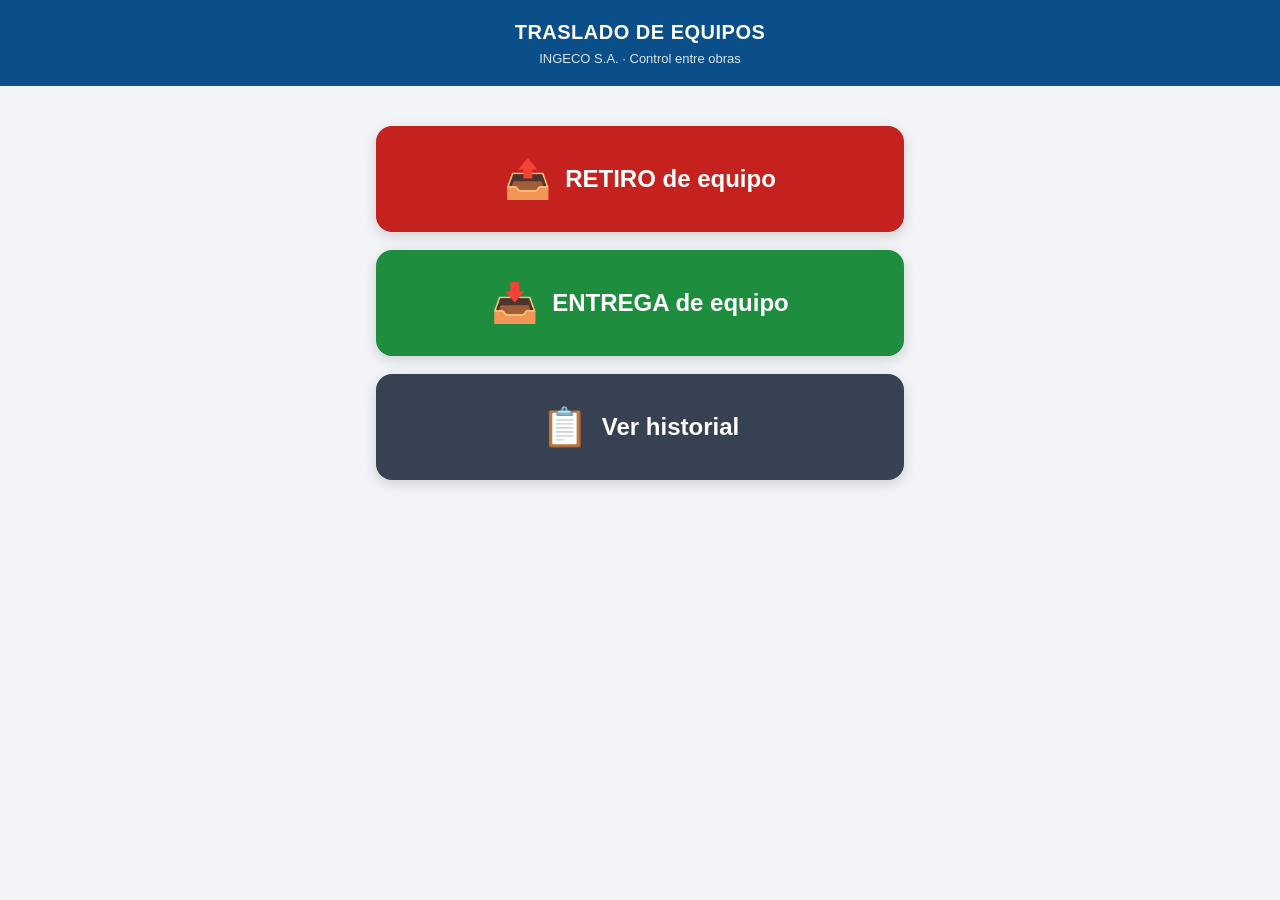
<file: traslados/anterior/index.html>
<!DOCTYPE html>
<html lang="es">
<head>
<meta charset="UTF-8">
<meta name="viewport" content="width=device-width, initial-scale=1.0, maximum-scale=1.0, user-scalable=no">
<title>Traslados de Equipos — INGECO</title>
<style>
  :root{
    --azul:#0b4f8a;
    --azul-osc:#073761;
    --verde:#1e8e3e;
    --rojo:#c5221f;
    --gris:#f2f4f7;
    --txt:#1f2937;
    --borde:#d0d7de;
  }
  *{box-sizing:border-box;-webkit-tap-highlight-color:transparent;}
  html,body{margin:0;padding:0;}
  body{
    font-family:-apple-system,BlinkMacSystemFont,"Segoe UI",Roboto,Arial,sans-serif;
    background:var(--gris);
    color:var(--txt);
    font-size:18px;
    line-height:1.4;
  }
  header{
    background:var(--azul);
    color:#fff;
    padding:18px 16px;
    text-align:center;
  }
  header h1{margin:0;font-size:20px;font-weight:700;letter-spacing:.5px;}
  header p{margin:4px 0 0;font-size:13px;opacity:.85;}
  main{max-width:560px;margin:0 auto;padding:16px;}

  /* PANTALLA INICIAL */
  .home-btns{display:flex;flex-direction:column;gap:18px;margin-top:24px;}
  .big-btn{
    border:none;border-radius:16px;color:#fff;
    padding:34px 18px;font-size:24px;font-weight:800;
    cursor:pointer;display:flex;align-items:center;justify-content:center;
    gap:14px;box-shadow:0 4px 14px rgba(0,0,0,.15);
  }
  .big-btn .ico{font-size:38px;line-height:1;}
  .btn-retiro{background:var(--rojo);}
  .btn-entrega{background:var(--verde);}
  .big-btn:active{transform:translateY(2px);}

  /* FORMULARIO */
  .form-card{background:#fff;border-radius:16px;padding:18px 16px 8px;box-shadow:0 2px 10px rgba(0,0,0,.06);}
  .form-title{font-size:20px;font-weight:800;margin:0 0 4px;display:flex;align-items:center;gap:10px;}
  .badge{display:inline-block;color:#fff;border-radius:8px;padding:4px 10px;font-size:13px;font-weight:700;}
  .badge.retiro{background:var(--rojo);}
  .badge.entrega{background:var(--verde);}
  label{display:block;font-weight:700;margin:16px 0 6px;font-size:15px;}
  label .req{color:var(--rojo);}
  input[type=text]{
    width:100%;padding:14px;font-size:18px;border:2px solid var(--borde);
    border-radius:12px;background:#fff;
  }
  input[type=text]:focus{outline:none;border-color:var(--azul);}

  /* FIRMA */
  .firma-wrap{position:relative;}
  canvas{
    width:100%;height:200px;border:2px dashed var(--borde);
    border-radius:12px;background:#fff;touch-action:none;display:block;
  }
  .firma-hint{position:absolute;top:50%;left:0;right:0;text-align:center;
    transform:translateY(-50%);color:#9aa4b2;pointer-events:none;font-size:15px;}
  .firma-clear{margin-top:8px;background:none;border:none;color:var(--azul);
    font-size:15px;font-weight:700;cursor:pointer;padding:6px 0;}

  .actions{display:flex;gap:12px;margin-top:24px;}
  .btn{flex:1;border:none;border-radius:12px;padding:18px;font-size:18px;font-weight:800;cursor:pointer;}
  .btn-cancel{background:#e5e7eb;color:#374151;}
  .btn-send{background:var(--azul);color:#fff;}
  .btn-send:disabled{opacity:.5;}
  .btn:active{transform:translateY(2px);}

  .hidden{display:none;}

  /* MENSAJES */
  .toast{
    position:fixed;left:50%;bottom:28px;transform:translateX(-50%);
    background:#111827;color:#fff;padding:14px 22px;border-radius:30px;
    font-size:16px;box-shadow:0 6px 20px rgba(0,0,0,.3);z-index:50;
    max-width:90%;text-align:center;
  }
  .overlay{
    position:fixed;inset:0;background:rgba(0,0,0,.45);z-index:40;
    display:flex;align-items:center;justify-content:center;
  }
  .spinner{
    width:48px;height:48px;border:5px solid #fff;border-top-color:transparent;
    border-radius:50%;animation:spin .8s linear infinite;
  }
  @keyframes spin{to{transform:rotate(360deg);}}

  .ok-screen{text-align:center;padding:40px 16px;}
  .ok-screen .check{font-size:72px;color:var(--verde);}
  .ok-screen h2{font-size:24px;margin:10px 0;}
  .ok-screen p{color:#566;margin:0 0 24px;}

  /* HISTORIAL */
  .btn-historial{background:#374151;}
  .hist-card{
    background:#fff;border-radius:14px;padding:14px 16px;margin-bottom:12px;
    box-shadow:0 2px 8px rgba(0,0,0,.07);
  }
  .hist-head{display:flex;align-items:center;gap:10px;margin-bottom:8px;}
  .hist-fecha{font-size:13px;color:#6b7280;flex:1;}
  .hist-equipos{font-size:15px;color:var(--txt);margin-bottom:6px;}
  .hist-eq-item{margin-bottom:2px;}
  .hist-eq-item strong{font-weight:700;}
  .hist-meta{font-size:13px;color:#6b7280;}
  .hist-meta span{display:inline-block;margin-right:10px;}
  .hist-firma{
    display:inline-block;margin-top:8px;font-size:13px;font-weight:700;
    color:var(--azul);text-decoration:none;border:1.5px solid var(--azul);
    border-radius:8px;padding:4px 10px;
  }
  .hist-empty{text-align:center;color:#9aa4b2;padding:40px 0;font-size:16px;}
  .hist-loading{text-align:center;padding:40px 0;color:#6b7280;}

  /* MULTI-EQUIPO */
  .equipo-sep{
    text-align:center;color:#9aa4b2;font-size:13px;font-weight:700;
    letter-spacing:.5px;margin:20px 0 0;padding-top:16px;
    border-top:1px dashed var(--borde);
  }
  .btn-agregar{
    display:block;width:100%;margin-top:18px;padding:14px;
    background:none;border:2px dashed var(--azul);border-radius:12px;
    color:var(--azul);font-size:16px;font-weight:700;cursor:pointer;
  }
  .btn-agregar:active{background:#e8f0fb;}
  .btn-agregar.hidden{display:none;}
</style>
</head>
<body>
<header>
  <h1>TRASLADO DE EQUIPOS</h1>
  <p>INGECO S.A. · Control entre obras</p>
</header>

<main>
  <!-- PANTALLA INICIAL -->
  <section id="home">
    <div class="home-btns">
      <button class="big-btn btn-retiro" onclick="abrir('retiro')">
        <span class="ico">📤</span> RETIRO de equipo
      </button>
      <button class="big-btn btn-entrega" onclick="abrir('entrega')">
        <span class="ico">📥</span> ENTREGA de equipo
      </button>
      <button class="big-btn btn-historial" onclick="abrirHistorial()">
        <span class="ico">📋</span> Ver historial
      </button>
    </div>
  </section>

  <!-- FORMULARIO -->
  <section id="form-screen" class="hidden">
    <div class="form-card">
      <h2 class="form-title">
        <span id="badge" class="badge"></span>
        <span id="form-heading"></span>
      </h2>

      <label>Lugar / Obra <span class="req">*</span></label>
      <input type="text" id="lugar" placeholder="Ej: Obra Ruta 38 — Km 12" autocomplete="off">

      <label id="lbl-resp">Responsable <span class="req">*</span></label>
      <input type="text" id="responsable" placeholder="Nombre y apellido" autocomplete="off">

      <!-- EQUIPOS (1 obligatorio, hasta 3) -->
      <div id="equipos-wrap">
        <div class="equipo-bloque" data-n="1">
          <label>Equipo 1 <span class="req">*</span></label>
          <input type="text" id="equipo1" placeholder="Ej: Compactador, Retroexcavadora..." autocomplete="off">
          <label>Código equipo 1 <span class="req">*</span></label>
          <input type="text" id="codigo1" placeholder="Ej: EQ-0457" autocomplete="off">
        </div>
        <div class="equipo-bloque hidden" data-n="2">
          <div class="equipo-sep">— Equipo 2 —</div>
          <label>Equipo 2</label>
          <input type="text" id="equipo2" placeholder="Ej: Compactador, Retroexcavadora..." autocomplete="off">
          <label>Código equipo 2</label>
          <input type="text" id="codigo2" placeholder="Ej: EQ-0457" autocomplete="off">
        </div>
        <div class="equipo-bloque hidden" data-n="3">
          <div class="equipo-sep">— Equipo 3 —</div>
          <label>Equipo 3</label>
          <input type="text" id="equipo3" placeholder="Ej: Compactador, Retroexcavadora..." autocomplete="off">
          <label>Código equipo 3</label>
          <input type="text" id="codigo3" placeholder="Ej: EQ-0457" autocomplete="off">
        </div>
      </div>
      <button class="btn-agregar" id="btn-agregar" onclick="agregarEquipo()">＋ Agregar otro equipo</button>

      <label>Firma del responsable <span class="req">*</span></label>
      <div class="firma-wrap">
        <canvas id="firma"></canvas>
        <div class="firma-hint" id="firma-hint">Firmá con el dedo aquí ✍️</div>
      </div>
      <button class="firma-clear" onclick="limpiarFirma()">Borrar firma</button>

      <div class="actions">
        <button class="btn btn-cancel" onclick="volver()">Cancelar</button>
        <button class="btn btn-send" id="btn-send" onclick="enviar()">Registrar</button>
      </div>
    </div>
  </section>

  <!-- HISTORIAL -->
  <section id="historial-screen" class="hidden">
    <div style="display:flex;align-items:center;gap:10px;margin-bottom:14px;">
      <button class="btn btn-cancel" style="flex:0 0 auto;padding:12px 18px;font-size:15px;" onclick="volver()">← Volver</button>
      <h2 style="margin:0;font-size:18px;font-weight:800;">Historial de traslados</h2>
    </div>
    <div id="historial-lista"></div>
  </section>

  <!-- CONFIRMACIÓN -->
  <section id="ok-screen" class="hidden">
    <div class="ok-screen">
      <div class="check">✓</div>
      <h2>¡Registrado!</h2>
      <p id="ok-text"></p>
      <button class="big-btn btn-retiro" style="background:var(--azul)" onclick="volver()">Volver al inicio</button>
    </div>
  </section>
</main>

<script>
/* ========= CONFIGURACIÓN ========= */
/* Pegá acá la URL del web app de Apps Script (termina en /exec) */
const SCRIPT_URL = "https://script.google.com/macros/s/AKfycbwc7AhMheXpSxOlzEVkgOKizN8UZG6fqbHpqS-XbXESbdOZJ7FrdgK2JeMAmPw-iuOR/exec";
/* ================================= */

let tipoActual = null;
let canvas, ctx, dibujando = false, hayFirma = false;

window.addEventListener('load', initFirma);

function abrir(tipo){
  tipoActual = tipo;
  document.getElementById('home').classList.add('hidden');
  document.getElementById('form-screen').classList.remove('hidden');
  document.getElementById('ok-screen').classList.add('hidden');

  const badge = document.getElementById('badge');
  const heading = document.getElementById('form-heading');
  const lblResp = document.getElementById('lbl-resp');
  if(tipo==='retiro'){
    badge.textContent='RETIRO'; badge.className='badge retiro';
    heading.textContent='Retiro de equipo';
    lblResp.innerHTML='Responsable que ENTREGA el equipo <span class="req">*</span>';
  }else{
    badge.textContent='ENTREGA'; badge.className='badge entrega';
    heading.textContent='Entrega de equipo';
    lblResp.innerHTML='Responsable que RECIBE el equipo <span class="req">*</span>';
  }
  equiposVisibles = 1;
  limpiarCampos();
  setTimeout(ajustarCanvas, 50);
}

function volver(){
  document.getElementById('home').classList.remove('hidden');
  document.getElementById('form-screen').classList.add('hidden');
  document.getElementById('ok-screen').classList.add('hidden');
  document.getElementById('historial-screen').classList.add('hidden');
}

function abrirHistorial(){
  document.getElementById('home').classList.add('hidden');
  document.getElementById('historial-screen').classList.remove('hidden');
  const lista = document.getElementById('historial-lista');
  lista.innerHTML = '<div class="hist-loading">Cargando...</div>';

  fetch(SCRIPT_URL + '?action=historial')
    .then(r => r.json())
    .then(res => {
      if(!res.ok){ lista.innerHTML='<div class="hist-empty">Error al cargar el historial.</div>'; return; }
      if(!res.filas || !res.filas.length){ lista.innerHTML='<div class="hist-empty">No hay registros todavía.</div>'; return; }
      lista.innerHTML = res.filas.map(f => {
        const esBadgeRetiro = f.tipo === 'RETIRO';
        const badge = '<span class="badge '+(esBadgeRetiro?'retiro':'entrega')+'">'+f.tipo+'</span>';
        const equipos = [[f.equipo1,f.codigo1],[f.equipo2,f.codigo2],[f.equipo3,f.codigo3]]
          .filter(e => e[0])
          .map(e => '<div class="hist-eq-item"><strong>'+e[0]+'</strong> · '+e[1]+'</div>')
          .join('');
        const firma = f.firma ? '<a class="hist-firma" href="'+f.firma+'" target="_blank">Ver firma</a>' : '';
        return '<div class="hist-card">'
          + '<div class="hist-head">'+badge+'<span class="hist-fecha">'+f.fecha+'</span></div>'
          + '<div class="hist-equipos">'+equipos+'</div>'
          + '<div class="hist-meta">'
          + '<span>📍 '+f.lugar+'</span>'
          + '<span>👤 '+f.responsable+'</span>'
          + '</div>'
          + firma
          + '</div>';
      }).join('');
    })
    .catch(() => { lista.innerHTML='<div class="hist-empty">Sin conexión.</div>'; });
}

function limpiarCampos(){
  ['lugar','responsable','equipo1','codigo1','equipo2','codigo2','equipo3','codigo3']
    .forEach(id=>document.getElementById(id).value='');
  // Ocultar bloques 2 y 3, restablecer botón
  [2,3].forEach(n=>{
    document.querySelector('.equipo-bloque[data-n="'+n+'"]').classList.add('hidden');
  });
  document.getElementById('btn-agregar').classList.remove('hidden');
  limpiarFirma();
}

let equiposVisibles = 1;
function agregarEquipo(){
  equiposVisibles++;
  document.querySelector('.equipo-bloque[data-n="'+equiposVisibles+'"]').classList.remove('hidden');
  if(equiposVisibles >= 3) document.getElementById('btn-agregar').classList.add('hidden');
}

/* ---------- FIRMA ---------- */
function initFirma(){
  canvas = document.getElementById('firma');
  ctx = canvas.getContext('2d');
  const start = e=>{dibujando=true; ocultarHint(); dibujar(e); e.preventDefault();};
  const move = e=>{if(dibujando){dibujar(e); e.preventDefault();}};
  const end  = ()=>{dibujando=false; ctx.beginPath();};
  canvas.addEventListener('pointerdown', start);
  canvas.addEventListener('pointermove', move);
  canvas.addEventListener('pointerup', end);
  canvas.addEventListener('pointerleave', end);
}

function ajustarCanvas(){
  const ratio = window.devicePixelRatio || 1;
  const rect = canvas.getBoundingClientRect();
  canvas.width = rect.width * ratio;
  canvas.height = rect.height * ratio;
  ctx.scale(ratio, ratio);
  ctx.lineWidth = 2.5;
  ctx.lineCap = 'round';
  ctx.strokeStyle = '#111';
}

function dibujar(e){
  const rect = canvas.getBoundingClientRect();
  const x = e.clientX - rect.left;
  const y = e.clientY - rect.top;
  ctx.lineTo(x,y);
  ctx.stroke();
  ctx.beginPath();
  ctx.moveTo(x,y);
  hayFirma = true;
}

function ocultarHint(){ document.getElementById('firma-hint').style.display='none'; }

function limpiarFirma(){
  if(ctx){ ctx.clearRect(0,0,canvas.width,canvas.height); }
  hayFirma=false;
  const h=document.getElementById('firma-hint');
  if(h) h.style.display='block';
}

/* ---------- ENVÍO ---------- */
function enviar(){
  const lugar=val('lugar'), resp=val('responsable');
  const e1=val('equipo1'), c1=val('codigo1');
  if(!lugar || !resp || !e1 || !c1){ toast('Completá lugar, responsable y al menos el Equipo 1.'); return; }
  if(!hayFirma){ toast('Falta la firma del responsable.'); return; }

  // Recolectar equipos visibles (2 y 3 son opcionales)
  const equipos = [{equipo:e1, codigo:c1}];
  for(let n=2; n<=equiposVisibles; n++){
    const eq=val('equipo'+n), cd=val('codigo'+n);
    if(eq || cd){
      if(!eq || !cd){ toast('Completá nombre y código del Equipo '+n+'.'); return; }
      equipos.push({equipo:eq, codigo:cd});
    }
  }

  const datos = {
    tipo: tipoActual,
    lugar, responsable: resp,
    equipos,
    firma: canvas.toDataURL('image/png')
  };

  loading(true);
  document.getElementById('btn-send').disabled=true;

  fetch(SCRIPT_URL, {
    method:'POST',
    headers:{'Content-Type':'text/plain;charset=utf-8'},
    body: JSON.stringify(datos)
  })
  .then(r=>r.json())
  .then(res=>{
    loading(false);
    document.getElementById('btn-send').disabled=false;
    if(res && res.ok){
      const lista = equipos.map(eq=>'"'+eq.equipo+'" ('+eq.codigo+')').join(', ');
      document.getElementById('ok-text').textContent =
        (tipoActual==='retiro'?'Retiro':'Entrega')+' de '+lista+' registrado correctamente.';
      document.getElementById('form-screen').classList.add('hidden');
      document.getElementById('ok-screen').classList.remove('hidden');
    }else{
      toast('Error al guardar: '+((res&&res.error)||'desconocido'));
    }
  })
  .catch(()=>{
    loading(false);
    document.getElementById('btn-send').disabled=false;
    toast('Sin conexión o URL inválida. Revisá internet.');
  });
}

function val(id){ return document.getElementById(id).value.trim(); }

/* ---------- UI helpers ---------- */
let toastTimer;
function toast(msg){
  let t=document.querySelector('.toast');
  if(t) t.remove();
  t=document.createElement('div');
  t.className='toast'; t.textContent=msg;
  document.body.appendChild(t);
  clearTimeout(toastTimer);
  toastTimer=setTimeout(()=>t.remove(),3500);
}
function loading(show){
  let o=document.querySelector('.overlay');
  if(show){
    if(o) return;
    o=document.createElement('div'); o.className='overlay';
    o.innerHTML='<div class="spinner"></div>';
    document.body.appendChild(o);
  }else if(o){ o.remove(); }
}
</script>
</body>
</html>
</file>
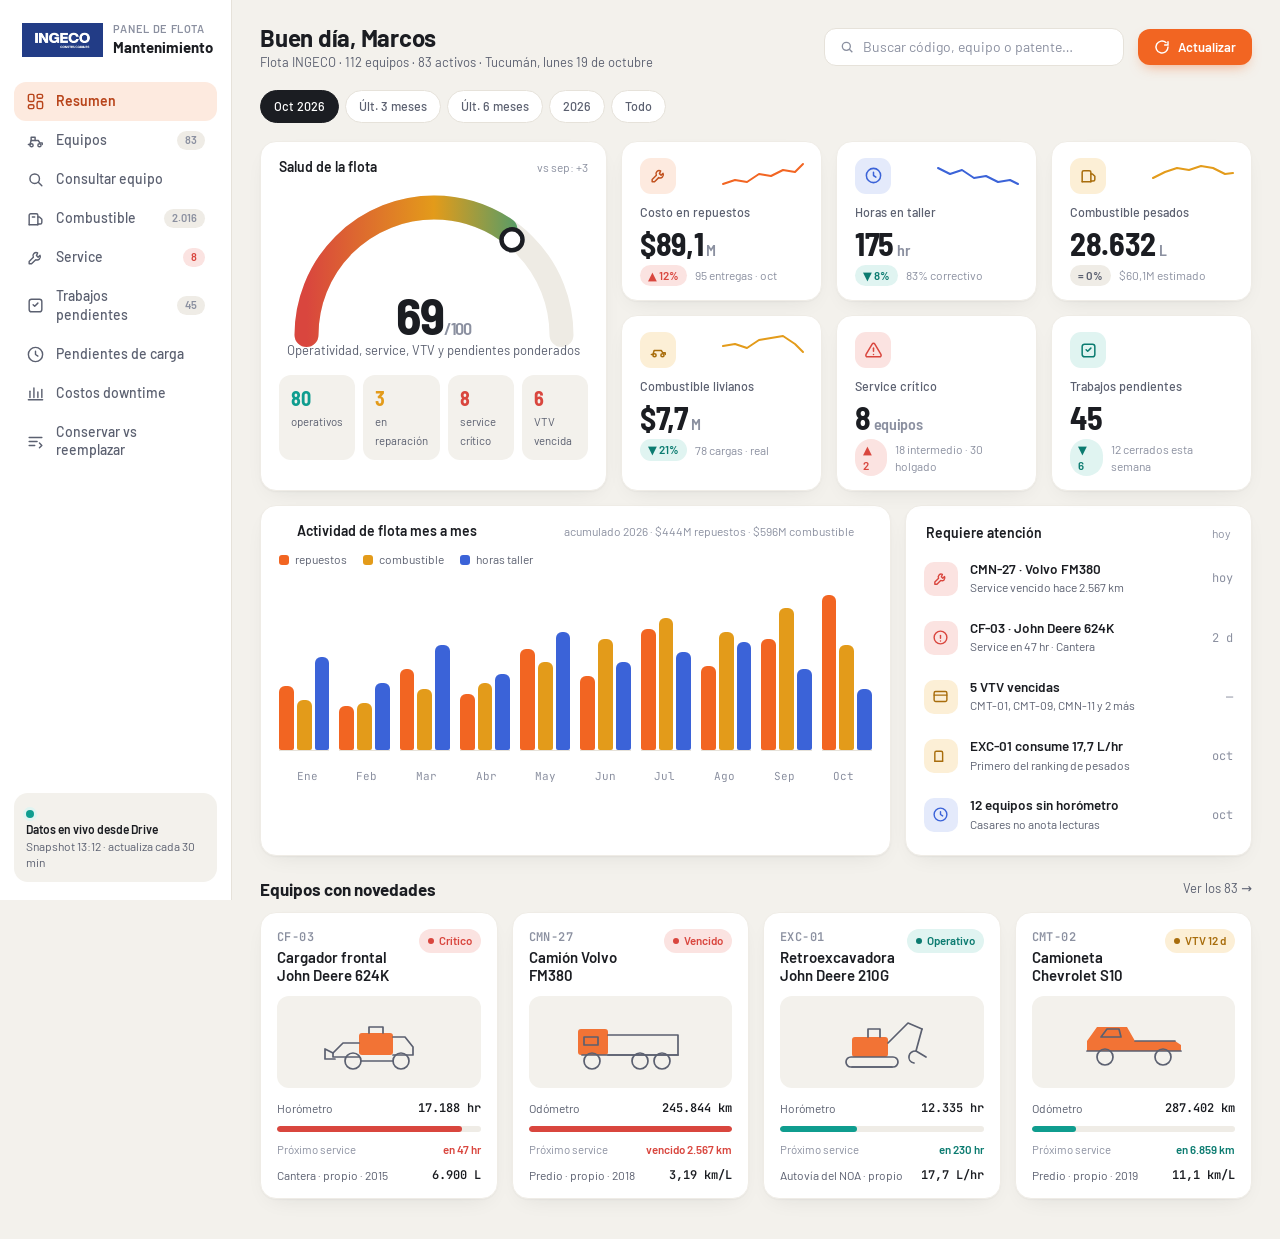
<file: docs/mockup/mockup-rediseno-ingecov.html>
<!doctype html>
<html lang="es">
<head>
<meta charset="utf-8">
<meta name="viewport" content="width=device-width,initial-scale=1">
<title>INGECO · Panel de flota — mockup rediseño</title>
<link rel="preconnect" href="https://fonts.googleapis.com">
<link href="https://fonts.googleapis.com/css2?family=Barlow:wght@400;500;600;700&family=Barlow+Semi+Condensed:wght@600;700&family=JetBrains+Mono:wght@500;600&display=swap" rel="stylesheet">
<style>
:root{
  --canvas:#f3f1ec; --card:#ffffff; --line:#e6e2da; --line2:#efece6;
  --ink:#1b1d22; --ink2:#5b6070; --ink3:#8b90a0;
  --orange:#f26522; --orange-soft:#fdeadf;
  --teal:#0f9d8f; --teal-soft:#e0f4f1;
  --amber:#e39b1a; --amber-soft:#fcefd6;
  --red:#d9463e; --red-soft:#fbe3e1;
  --blue:#3b63d8; --blue-soft:#e4eafb;
  --r:16px; --sh:0 1px 2px rgba(27,29,34,.04),0 8px 24px -12px rgba(27,29,34,.12);
}
*{box-sizing:border-box;margin:0;padding:0}
body{font-family:Barlow,system-ui,sans-serif;background:var(--canvas);color:var(--ink);font-size:14px;line-height:1.35;-webkit-font-smoothing:antialiased}
.mono{font-family:'JetBrains Mono',monospace}
.app{display:grid;grid-template-columns:232px 1fr;min-height:100vh}
/* sidebar */
.side{background:var(--card);border-right:1px solid var(--line);padding:18px 14px;display:flex;flex-direction:column;gap:6px;position:sticky;top:0;height:100vh}
.brand{display:flex;align-items:center;gap:10px;padding:4px 8px 18px}
.brand img{height:34px}
.brand small{display:block;color:var(--ink3);font-size:11px;letter-spacing:.06em;text-transform:uppercase;font-weight:600}
.brand b{font-size:15px;font-weight:700}
.nav a{display:flex;align-items:center;gap:11px;padding:10px 12px;border-radius:12px;color:var(--ink2);text-decoration:none;font-weight:500;font-size:14px}
.nav a svg{width:19px;height:19px;stroke:currentColor;fill:none;stroke-width:1.8;stroke-linecap:round;stroke-linejoin:round;flex:none}
.nav a .n{margin-left:auto;font-size:11px;font-weight:600;color:var(--ink3);background:var(--line2);padding:2px 8px;border-radius:999px}
.nav a.on{background:var(--orange-soft);color:#b8441a;font-weight:600}
.nav a.on .n{background:#fff;color:#b8441a}
.nav a.alert .n{background:var(--red-soft);color:var(--red)}
.side .foot{margin-top:auto;padding:12px;border-radius:14px;background:var(--canvas);font-size:12px;color:var(--ink2)}
.side .foot b{display:block;color:var(--ink);font-weight:600}
.dot{display:inline-block;width:8px;height:8px;border-radius:50%;background:var(--teal);margin-right:6px;box-shadow:0 0 0 3px var(--teal-soft)}
/* main */
.main{padding:22px 28px 40px;max-width:1240px}
.top{display:flex;align-items:center;gap:14px;margin-bottom:18px}
.top h1{font-size:24px;font-weight:700;letter-spacing:-.01em}
.top p{color:var(--ink2);font-size:13px}
.search{margin-left:auto;display:flex;align-items:center;gap:8px;background:var(--card);border:1px solid var(--line);border-radius:12px;padding:9px 14px;width:300px;color:var(--ink3)}
.search svg{width:16px;height:16px;stroke:currentColor;fill:none;stroke-width:2}
.btn{background:var(--orange);color:#fff;border:0;border-radius:12px;padding:10px 16px;font:600 13px Barlow;display:flex;gap:8px;align-items:center;box-shadow:0 6px 14px -6px rgba(242,101,34,.6)}
.btn svg{width:16px;height:16px;stroke:#fff;fill:none;stroke-width:2.2;stroke-linecap:round}
.chips{display:flex;gap:6px;flex-wrap:wrap;margin:0 0 18px}
.chip{padding:7px 13px;border-radius:999px;border:1px solid var(--line);background:var(--card);color:var(--ink2);font-size:12.5px;font-weight:500}
.chip.on{background:var(--ink);color:#fff;border-color:var(--ink)}
.grid{display:grid;gap:14px}
.g-hero{grid-template-columns:1.1fr 2fr;margin-bottom:14px}
.card{background:var(--card);border-radius:var(--r);box-shadow:var(--sh);border:1px solid var(--line2)}
.card .hd{display:flex;align-items:center;justify-content:space-between;padding:16px 18px 0}
.card .hd h3{font-size:14px;font-weight:600}
.card .hd span{font-size:12px;color:var(--ink3)}
/* gauge */
.gauge{padding:16px 18px 18px;text-align:center}
.gauge svg{width:100%;max-width:300px;display:block;margin:4px auto 0}
.gauge .big{font-family:'Barlow Semi Condensed',sans-serif;font-size:52px;font-weight:700;letter-spacing:-.02em;margin-top:-62px;line-height:1}
.gauge .big small{font-size:18px;color:var(--ink3);font-weight:600}
.gauge .lbl{color:var(--ink2);font-size:13px;margin-top:2px}
.legend{display:flex;justify-content:space-between;gap:8px;margin-top:16px;text-align:left}
.legend div{flex:1;background:var(--canvas);border-radius:12px;padding:10px 12px}
.legend b{display:block;font-size:20px;font-family:'Barlow Semi Condensed';font-weight:700}
.legend span{font-size:11.5px;color:var(--ink2)}
/* kpis */
.kpis{display:grid;grid-template-columns:repeat(3,1fr);gap:14px}
.kpi{padding:16px 18px 14px;position:relative;display:flex;flex-direction:column;gap:6px}
.kpi .ic{width:36px;height:36px;border-radius:11px;display:grid;place-items:center;margin-bottom:4px}
.kpi .ic svg{width:19px;height:19px;stroke:currentColor;fill:none;stroke-width:1.9;stroke-linecap:round;stroke-linejoin:round}
.kpi .t{font-size:12.5px;color:var(--ink2);font-weight:500}
.kpi .v{font-family:'Barlow Semi Condensed',sans-serif;font-size:32px;font-weight:700;letter-spacing:-.01em;line-height:1}
.kpi .v small{font-size:16px;color:var(--ink3);font-weight:600;margin-left:3px}
.kpi .row{display:flex;align-items:center;gap:8px;font-size:12px;color:var(--ink3)}
.tr{display:inline-flex;align-items:center;gap:3px;padding:3px 8px;border-radius:999px;font-weight:600;font-size:11.5px}
.tr.up{background:var(--red-soft);color:var(--red)} .tr.dn{background:var(--teal-soft);color:#0b7b70} .tr.nt{background:var(--line2);color:var(--ink2)}
.spark{position:absolute;right:16px;top:16px;width:84px;height:34px}
.spark polyline{fill:none;stroke-width:2;stroke-linejoin:round;stroke-linecap:round}
.spark path{opacity:.18}
.c-or{background:var(--orange-soft);color:#c2521f} .c-te{background:var(--teal-soft);color:#0b7b70} .c-am{background:var(--amber-soft);color:#a86d0c} .c-re{background:var(--red-soft);color:var(--red)} .c-bl{background:var(--blue-soft);color:var(--blue)}
/* chart + alerts */
.g-mid{grid-template-columns:2fr 1.1fr;margin:14px 0}
.chart{padding:0 18px 18px}
.chart .leg{display:flex;gap:16px;font-size:12px;color:var(--ink2);margin:10px 0 8px}
.chart .leg i{display:inline-block;width:10px;height:10px;border-radius:3px;margin-right:6px;vertical-align:-1px}
.bars{display:grid;grid-template-columns:repeat(10,1fr);gap:10px;align-items:end;padding-top:6px}
.bars>div{display:flex;gap:3px;align-items:end;height:170px;border-bottom:1px solid var(--line)}
.bars b{flex:1;border-radius:6px 6px 2px 2px;display:block}
.bars>.m{grid-column:1/-1;display:grid;grid-template-columns:repeat(10,1fr);height:auto;padding-top:8px;border:0}
.bars .m span{font-size:11px;color:var(--ink3);text-align:center;font-family:'JetBrains Mono'}
.alerts{padding:6px 10px 10px}
.al{display:flex;gap:12px;align-items:center;padding:11px 8px;border-radius:12px}
.al:hover{background:var(--canvas)}
.al .ic{width:34px;height:34px;border-radius:10px;display:grid;place-items:center;flex:none}
.al .ic svg{width:17px;height:17px;stroke:currentColor;fill:none;stroke-width:2;stroke-linecap:round;stroke-linejoin:round}
.al b{font-size:13.5px;font-weight:600;display:block}
.al span{font-size:12px;color:var(--ink2)}
.al .mono{margin-left:auto;font-size:12px;color:var(--ink3)}
/* equipment cards */
.sec{display:flex;align-items:center;justify-content:space-between;margin:22px 0 12px}
.sec h2{font-size:17px;font-weight:700}
.sec a{color:var(--ink2);font-size:13px;text-decoration:none}
.eqs{display:grid;grid-template-columns:repeat(4,1fr);gap:14px}
.eq{padding:16px 16px 14px;display:flex;flex-direction:column;gap:10px;position:relative;overflow:hidden}
.eq .hdr{display:flex;align-items:flex-start;justify-content:space-between;gap:8px}
.eq .cod{font-family:'JetBrains Mono';font-size:12px;color:var(--ink3);font-weight:600;letter-spacing:.04em}
.eq .nm{font-size:15px;font-weight:600;line-height:1.2;margin-top:2px}
.pill{display:inline-flex;align-items:center;gap:5px;padding:4px 9px;border-radius:999px;font-size:11.5px;font-weight:600;white-space:nowrap}
.pill i{width:6px;height:6px;border-radius:50%;background:currentColor;display:inline-block}
.eq .art{height:92px;display:grid;place-items:center;background:var(--canvas);border-radius:12px;margin:2px 0}
.eq .art svg{height:70px;width:auto;stroke:var(--ink2);fill:none;stroke-width:1.7;stroke-linecap:round;stroke-linejoin:round}
.eq .art svg .f{fill:var(--orange);stroke:none;opacity:.9}
.eq .meta{display:flex;justify-content:space-between;font-size:12px;color:var(--ink2)}
.eq .meta b{color:var(--ink);font-weight:600;font-family:'JetBrains Mono';font-size:12px}
.bar{height:6px;border-radius:999px;background:var(--line2);overflow:hidden}
.bar i{display:block;height:100%;border-radius:999px}
.eq .svc{display:flex;justify-content:space-between;font-size:11.5px;color:var(--ink3)}
.eq .svc b{font-weight:600}
@media (max-width:900px){.app{grid-template-columns:1fr}.side{display:none}.g-hero,.g-mid{grid-template-columns:1fr}.kpis{grid-template-columns:1fr 1fr}.eqs{grid-template-columns:1fr 1fr}.search{display:none}.main{padding:16px}}
</style>
</head>
<body>
<div class="app">
<aside class="side">
  <div class="brand"><img src="[data-uri]" alt="INGECO"><div><small>Panel de flota</small><b>Mantenimiento</b></div></div>
  <nav class="nav">
    <a class="on" href="#"><svg viewBox="0 0 24 24"><rect x="3" y="3" width="7" height="9" rx="2"/><rect x="14" y="3" width="7" height="5" rx="2"/><rect x="14" y="12" width="7" height="9" rx="2"/><rect x="3" y="16" width="7" height="5" rx="2"/></svg>Resumen</a>
    <a href="#"><svg viewBox="0 0 24 24"><path d="M3 17h2l1.5-5h9l2 3h3v2"/><circle cx="7" cy="18" r="2"/><circle cx="17" cy="18" r="2"/><path d="M6.5 12V8h5v4"/></svg>Equipos<span class="n">83</span></a>
    <a href="#"><svg viewBox="0 0 24 24"><circle cx="11" cy="11" r="6"/><path d="m20 20-4.5-4.5"/></svg>Consultar equipo</a>
    <a href="#"><svg viewBox="0 0 24 24"><path d="M4 20V8a2 2 0 0 1 2-2h7a2 2 0 0 1 2 2v12"/><path d="M15 10h2l3 3v4a2 2 0 0 1-2 2h-3"/><path d="M4 20h11"/><path d="M8 10h3"/></svg>Combustible<span class="n">2.016</span></a>
    <a class="alert" href="#"><svg viewBox="0 0 24 24"><path d="M14.7 6.3a4 4 0 0 0-5.4 5.4L4 17v3h3l5.3-5.3a4 4 0 0 0 5.4-5.4l-2.4 2.4-2.1-2.1z"/></svg>Service<span class="n">8</span></a>
    <a href="#"><svg viewBox="0 0 24 24"><path d="M9 11l2 2 4-4"/><rect x="4" y="4" width="16" height="16" rx="3"/></svg>Trabajos pendientes<span class="n">45</span></a>
    <a href="#"><svg viewBox="0 0 24 24"><path d="M12 8v4l3 2"/><circle cx="12" cy="12" r="9"/></svg>Pendientes de carga</a>
    <a href="#"><svg viewBox="0 0 24 24"><path d="M3 20h18"/><path d="M5 17V9"/><path d="M10 17V5"/><path d="M15 17v-7"/><path d="M20 17V7"/></svg>Costos downtime</a>
    <a href="#"><svg viewBox="0 0 24 24"><path d="M4 7h16"/><path d="M4 12h10"/><path d="M4 17h7"/><path d="m17 14 3 3-3 3"/></svg>Conservar vs reemplazar</a>
  </nav>
  <div class="foot"><span class="dot"></span><b>Datos en vivo desde Drive</b>Snapshot 13:12 · actualiza cada 30 min</div>
</aside>

<main class="main">
  <div class="top">
    <div><h1>Buen día, Marcos</h1><p>Flota INGECO · 112 equipos · 83 activos · Tucumán, lunes 19 de octubre</p></div>
    <div class="search"><svg viewBox="0 0 24 24"><circle cx="11" cy="11" r="6"/><path d="m20 20-4.5-4.5"/></svg>Buscar código, equipo o patente…</div>
    <button class="btn"><svg viewBox="0 0 24 24"><path d="M21 12a9 9 0 1 1-3-6.7"/><path d="M21 4v5h-5"/></svg>Actualizar</button>
  </div>
  <div class="chips"><span class="chip on">Oct 2026</span><span class="chip">Últ. 3 meses</span><span class="chip">Últ. 6 meses</span><span class="chip">2026</span><span class="chip">Todo</span></div>

  <div class="grid g-hero">
    <div class="card gauge">
      <div class="hd" style="padding:0 0 4px"><h3>Salud de la flota</h3><span>vs sep: +3</span></div>
      <svg viewBox="0 0 200 110">
        <defs><linearGradient id="g" x1="0" x2="1"><stop offset="0" stop-color="#d9463e"/><stop offset=".5" stop-color="#e39b1a"/><stop offset="1" stop-color="#0f9d8f"/></linearGradient></defs>
        <path d="M15 100 A85 85 0 0 1 185 100" stroke="#eeebe4" stroke-width="16" fill="none" stroke-linecap="round"/>
        <path d="M15 100 A85 85 0 0 1 185 100" stroke="url(#g)" stroke-width="16" fill="none" stroke-linecap="round" stroke-dasharray="267" stroke-dashoffset="83"/>
        <circle cx="152" cy="36.5" r="7" fill="#fff" stroke="#1b1d22" stroke-width="3"/>
      </svg>
      <div class="big">69<small>/100</small></div>
      <div class="lbl">Operatividad, service, VTV y pendientes ponderados</div>
      <div class="legend">
        <div><b style="color:var(--teal)">80</b><span>operativos</span></div>
        <div><b style="color:var(--amber)">3</b><span>en reparación</span></div>
        <div><b style="color:var(--red)">8</b><span>service crítico</span></div>
        <div><b style="color:var(--red)">6</b><span>VTV vencida</span></div>
      </div>
    </div>

    <div class="kpis">
      <div class="card kpi"><div class="ic c-or"><svg viewBox="0 0 24 24"><path d="M14.7 6.3a4 4 0 0 0-5.4 5.4L4 17v3h3l5.3-5.3a4 4 0 0 0 5.4-5.4l-2.4 2.4-2.1-2.1z"/></svg></div><div class="t">Costo en repuestos</div><div class="v">$89,1<small>M</small></div><div class="row"><span class="tr up">▲ 12%</span>95 entregas · oct</div><svg class="spark" viewBox="0 0 84 34"><polyline stroke="#f26522" points="2,26 14,22 26,24 38,16 50,18 62,12 74,14 82,6"/></svg></div>
      <div class="card kpi"><div class="ic c-bl"><svg viewBox="0 0 24 24"><path d="M12 8v4l3 2"/><circle cx="12" cy="12" r="9"/></svg></div><div class="t">Horas en taller</div><div class="v">175<small>hr</small></div><div class="row"><span class="tr dn">▼ 8%</span>83% correctivo</div><svg class="spark" viewBox="0 0 84 34"><polyline stroke="#3b63d8" points="2,10 14,16 26,12 38,20 50,18 62,24 74,22 82,26"/></svg></div>
      <div class="card kpi"><div class="ic c-am"><svg viewBox="0 0 24 24"><path d="M4 20V8a2 2 0 0 1 2-2h7a2 2 0 0 1 2 2v12"/><path d="M15 10h2l3 3v4a2 2 0 0 1-2 2h-3"/><path d="M4 20h11"/></svg></div><div class="t">Combustible pesados</div><div class="v">28.632<small>L</small></div><div class="row"><span class="tr nt">= 0%</span>$60,1M estimado</div><svg class="spark" viewBox="0 0 84 34"><polyline stroke="#e39b1a" points="2,20 14,14 26,10 38,12 50,8 62,10 74,16 82,15"/></svg></div>
      <div class="card kpi"><div class="ic c-am"><svg viewBox="0 0 24 24"><path d="M3 17h2l1.5-5h9l2 3h3v2"/><circle cx="7" cy="18" r="2"/><circle cx="17" cy="18" r="2"/></svg></div><div class="t">Combustible livianos</div><div class="v">$7,7<small>M</small></div><div class="row"><span class="tr dn">▼ 21%</span>78 cargas · real</div><svg class="spark" viewBox="0 0 84 34"><polyline stroke="#e39b1a" points="2,14 14,12 26,16 38,8 50,6 62,4 74,12 82,20"/></svg></div>
      <div class="card kpi"><div class="ic c-re"><svg viewBox="0 0 24 24"><path d="M12 9v4"/><path d="M12 17h.01"/><path d="M10.3 3.9 2.6 17a2 2 0 0 0 1.7 3h15.4a2 2 0 0 0 1.7-3L13.7 3.9a2 2 0 0 0-3.4 0z"/></svg></div><div class="t">Service crítico</div><div class="v">8<small>equipos</small></div><div class="row"><span class="tr up">▲ 2</span>18 intermedio · 30 holgado</div></div>
      <div class="card kpi"><div class="ic c-te"><svg viewBox="0 0 24 24"><path d="M9 11l2 2 4-4"/><rect x="4" y="4" width="16" height="16" rx="3"/></svg></div><div class="t">Trabajos pendientes</div><div class="v">45</div><div class="row"><span class="tr dn">▼ 6</span>12 cerrados esta semana</div></div>
    </div>
  </div>

  <div class="grid g-mid">
    <div class="card chart">
      <div class="hd"><h3>Actividad de flota mes a mes</h3><span>acumulado 2026 · $444M repuestos · $596M combustible</span></div>
      <div class="leg"><span><i style="background:#f26522"></i>repuestos</span><span><i style="background:#e39b1a"></i>combustible</span><span><i style="background:#3b63d8"></i>horas taller</span></div>
      <div class="bars">
        <div><b style="height:38%;background:#f26522"></b><b style="height:30%;background:#e39b1a"></b><b style="height:55%;background:#3b63d8"></b></div>
        <div><b style="height:26%;background:#f26522"></b><b style="height:28%;background:#e39b1a"></b><b style="height:40%;background:#3b63d8"></b></div>
        <div><b style="height:48%;background:#f26522"></b><b style="height:36%;background:#e39b1a"></b><b style="height:62%;background:#3b63d8"></b></div>
        <div><b style="height:33%;background:#f26522"></b><b style="height:40%;background:#e39b1a"></b><b style="height:45%;background:#3b63d8"></b></div>
        <div><b style="height:60%;background:#f26522"></b><b style="height:52%;background:#e39b1a"></b><b style="height:70%;background:#3b63d8"></b></div>
        <div><b style="height:44%;background:#f26522"></b><b style="height:66%;background:#e39b1a"></b><b style="height:52%;background:#3b63d8"></b></div>
        <div><b style="height:72%;background:#f26522"></b><b style="height:78%;background:#e39b1a"></b><b style="height:58%;background:#3b63d8"></b></div>
        <div><b style="height:50%;background:#f26522"></b><b style="height:70%;background:#e39b1a"></b><b style="height:64%;background:#3b63d8"></b></div>
        <div><b style="height:66%;background:#f26522"></b><b style="height:84%;background:#e39b1a"></b><b style="height:48%;background:#3b63d8"></b></div>
        <div><b style="height:92%;background:#f26522"></b><b style="height:62%;background:#e39b1a"></b><b style="height:36%;background:#3b63d8"></b></div>
        <div class="m"><span>Ene</span><span>Feb</span><span>Mar</span><span>Abr</span><span>May</span><span>Jun</span><span>Jul</span><span>Ago</span><span>Sep</span><span>Oct</span></div>
      </div>
    </div>
    <div class="card alerts">
      <div class="hd" style="padding:12px 10px 6px"><h3>Requiere atención</h3><span>hoy</span></div>
      <div class="al"><div class="ic c-re"><svg viewBox="0 0 24 24"><path d="M14.7 6.3a4 4 0 0 0-5.4 5.4L4 17v3h3l5.3-5.3a4 4 0 0 0 5.4-5.4l-2.4 2.4-2.1-2.1z"/></svg></div><div><b>CMN-27 · Volvo FM380</b><span>Service vencido hace 2.567 km</span></div><span class="mono">hoy</span></div>
      <div class="al"><div class="ic c-re"><svg viewBox="0 0 24 24"><path d="M12 9v4"/><path d="M12 17h.01"/><circle cx="12" cy="12" r="9"/></svg></div><div><b>CF-03 · John Deere 624K</b><span>Service en 47 hr · Cantera</span></div><span class="mono">2 d</span></div>
      <div class="al"><div class="ic c-am"><svg viewBox="0 0 24 24"><rect x="3" y="5" width="18" height="14" rx="2"/><path d="M3 10h18"/></svg></div><div><b>5 VTV vencidas</b><span>CMT-01, CMT-09, CMN-11 y 2 más</span></div><span class="mono">—</span></div>
      <div class="al"><div class="ic c-am"><svg viewBox="0 0 24 24"><path d="M4 20V8a2 2 0 0 1 2-2h7a2 2 0 0 1 2 2v12"/><path d="M4 20h11"/></svg></div><div><b>EXC-01 consume 17,7 L/hr</b><span>Primero del ranking de pesados</span></div><span class="mono">oct</span></div>
      <div class="al"><div class="ic c-bl"><svg viewBox="0 0 24 24"><path d="M12 8v4l3 2"/><circle cx="12" cy="12" r="9"/></svg></div><div><b>12 equipos sin horómetro</b><span>Casares no anota lecturas</span></div><span class="mono">oct</span></div>
    </div>
  </div>

  <div class="sec"><h2>Equipos con novedades</h2><a href="#">Ver los 83 →</a></div>
  <div class="eqs">
    <div class="card eq">
      <div class="hdr"><div><div class="cod">CF-03</div><div class="nm">Cargador frontal John Deere 624K</div></div><span class="pill c-re"><i></i>Crítico</span></div>
      <div class="art"><svg viewBox="0 0 120 70"><rect class="f" x="40" y="26" width="34" height="22" rx="3"/><path d="M74 30h12l8 10v8H74"/><path d="M40 36H24l-10 10v4h26"/><path d="M14 46 6 42v10h10"/><circle cx="34" cy="54" r="8"/><circle cx="82" cy="54" r="8"/><path d="M42 54h32"/><path d="M50 26v-6h14v6"/></svg></div>
      <div class="meta"><span>Horómetro</span><b>17.188 hr</b></div>
      <div class="bar"><i style="width:91%;background:var(--red)"></i></div>
      <div class="svc"><span>Próximo service</span><b style="color:var(--red)">en 47 hr</b></div>
      <div class="meta"><span>Cantera · propio · 2015</span><b>6.900 L</b></div>
    </div>
    <div class="card eq">
      <div class="hdr"><div><div class="cod">CMN-27</div><div class="nm">Camión Volvo FM380</div></div><span class="pill c-re"><i></i>Vencido</span></div>
      <div class="art"><svg viewBox="0 0 120 70"><rect class="f" x="8" y="22" width="30" height="26" rx="3"/><path d="M38 28h70v20H38"/><path d="M12 48h96"/><circle cx="22" cy="54" r="8"/><circle cx="70" cy="54" r="8"/><circle cx="92" cy="54" r="8"/><path d="M14 30h14v8H14z"/></svg></div>
      <div class="meta"><span>Odómetro</span><b>245.844 km</b></div>
      <div class="bar"><i style="width:100%;background:var(--red)"></i></div>
      <div class="svc"><span>Próximo service</span><b style="color:var(--red)">vencido 2.567 km</b></div>
      <div class="meta"><span>Predio · propio · 2018</span><b>3,19 km/L</b></div>
    </div>
    <div class="card eq">
      <div class="hdr"><div><div class="cod">EXC-01</div><div class="nm">Retroexcavadora John Deere 210G</div></div><span class="pill c-te"><i></i>Operativo</span></div>
      <div class="art"><svg viewBox="0 0 120 70"><rect class="f" x="30" y="30" width="36" height="20" rx="3"/><path d="M66 36 86 16l14 6"/><path d="m100 22-6 22 10 6"/><path d="M94 44c-8 0-10 10-2 12"/><path d="M46 30v-8h12v8"/><rect x="24" y="50" width="52" height="10" rx="5"/><path d="M30 60h40"/></svg></div>
      <div class="meta"><span>Horómetro</span><b>12.335 hr</b></div>
      <div class="bar"><i style="width:38%;background:var(--teal)"></i></div>
      <div class="svc"><span>Próximo service</span><b style="color:#0b7b70">en 230 hr</b></div>
      <div class="meta"><span>Autovía del NOA · propio</span><b>17,7 L/hr</b></div>
    </div>
    <div class="card eq">
      <div class="hdr"><div><div class="cod">CMT-02</div><div class="nm">Camioneta Chevrolet S10</div></div><span class="pill c-am"><i></i>VTV 12 d</span></div>
      <div class="art"><svg viewBox="0 0 120 70"><path class="f" d="M14 44v-10l10-14h30l8 14h40l6 4v6z"/><path d="M14 44h94"/><circle cx="32" cy="50" r="8"/><circle cx="90" cy="50" r="8"/><path d="M28 30h20l-2-8H34z"/><path d="M62 34h40"/></svg></div>
      <div class="meta"><span>Odómetro</span><b>287.402 km</b></div>
      <div class="bar"><i style="width:22%;background:var(--teal)"></i></div>
      <div class="svc"><span>Próximo service</span><b style="color:#0b7b70">en 6.859 km</b></div>
      <div class="meta"><span>Predio · propio · 2019</span><b>11,1 km/L</b></div>
    </div>
  </div>
</main>
</div>
</body>
</html>
</file>
